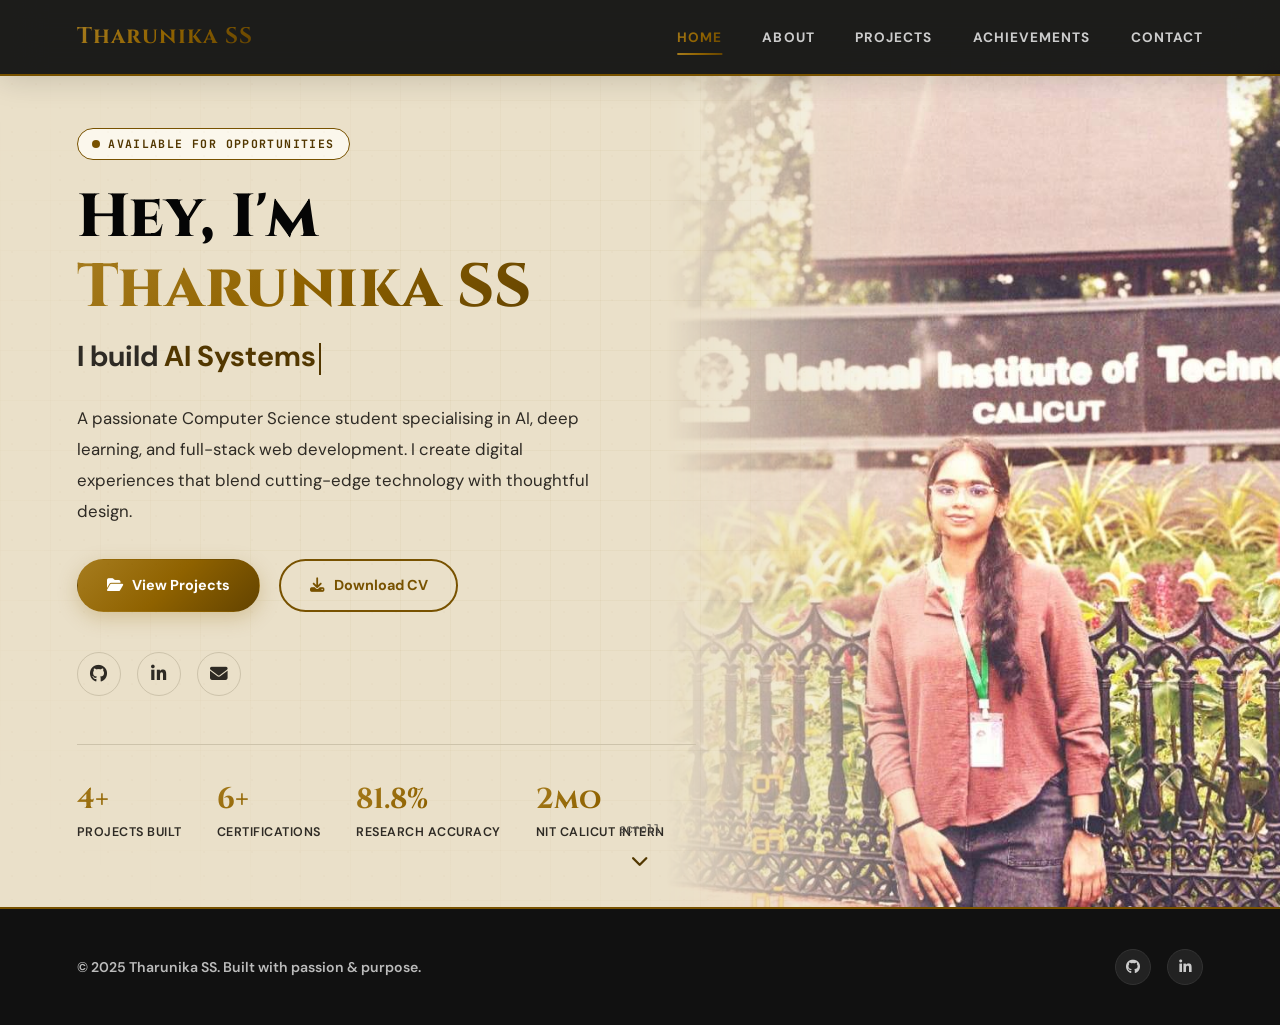
<file: tharunika portfolio/index.html>
<!DOCTYPE html>
<html lang="en">
<head>
  <meta charset="UTF-8"/>
  <meta name="viewport" content="width=device-width, initial-scale=1.0"/>
  <title>Tharunika SS — Portfolio</title>
  <link rel="preconnect" href="https://fonts.googleapis.com">
  <link href="https://fonts.googleapis.com/css2?family=Cinzel:wght@400;600;700;800&family=DM+Sans:ital,wght@0,300;0,400;0,500;0,600;0,700;1,400&family=JetBrains+Mono:wght@400;500&display=swap" rel="stylesheet">
  <link rel="stylesheet" href="https://cdnjs.cloudflare.com/ajax/libs/font-awesome/6.4.0/css/all.min.css"/>
  <link rel="stylesheet" href="style.css"/>
  <style>
    /* Typewriter */
    .typewriter { display: inline-block; color: var(--accent-dark); font-weight: 700; }
    .cursor { display: inline-block; width: 2px; height: 1.1em; background: var(--accent-dark); vertical-align: middle; margin-left: 3px; animation: blink 1s step-end infinite; }
    @keyframes blink { 50% { opacity: 0; } }

    /* Stats bar */
    .stats-row {
      display: flex; gap: 2.2rem; flex-wrap: wrap; margin-top: 3rem;
      padding-top: 2rem; border-top: 1px solid var(--border);
    }
    .stat-item {
      display: flex;
      flex-direction: column;
    }
    .stat-num {
      font-family: var(--font-display);
      font-size: 1.8rem; font-weight: 700;
      background: var(--gold-grad);
      -webkit-background-clip: text; -webkit-text-fill-color: transparent; background-clip: text;
    }
    .stat-label { font-size: 0.78rem; color: var(--text-sub); letter-spacing: 0.04em; text-transform: uppercase; font-weight: 600; }

    /* Scroll indicator */
    .scroll-indicator {
      position: absolute; bottom: 2rem; left: 50%; transform: translateX(-50%);
      display: flex; flex-direction: column; align-items: center; gap: 0.5rem;
      color: var(--text-muted); font-size: 0.75rem; font-family: var(--font-mono);
      animation: float 2.5s ease-in-out infinite;
      z-index: 10;
    }
    .scroll-indicator .arrow { font-size: 1.1rem; color: var(--accent-dark); }
    @keyframes float { 
      0%, 100% { transform: translateX(-50%) translateY(0); } 
      50% { transform: translateX(-50%) translateY(6px); } 
    }
  </style>
</head>
<body>
  <header>
    <div class="logo">Tharunika SS</div>
    <nav>
      <ul class="nav-links">
        <li><a href="index.html" class="active">Home</a></li>
        <li><a href="about.html">About</a></li>
        <li><a href="project.html">Projects</a></li>
        <li><a href="achievement.html">Achievements</a></li>
        <li><a href="contact.html">Contact</a></li>
      </ul>
    </nav>
  </header>

  <section class="hero">
    <div class="hero-grid"></div>

    <div class="hero-content">
      <div class="hero-eyebrow">
        <span></span>
        Available for opportunities
      </div>

      <h1>Hey, I'm <span class="highlight">Tharunika SS</span></h1>
      <h2>I build <span class="typewriter" id="typewriter"></span><span class="cursor"></span></h2>

      <p>
        A passionate Computer Science student specialising in AI, deep learning, and full-stack web development. I create digital experiences that blend cutting-edge technology with thoughtful design.
      </p>

      <div class="hero-actions">
        <a href="project.html" class="btn btn-primary">
          <i class="fas fa-folder-open"></i> View Projects
        </a>
        <a href="resume portfolio.pdf" download class="btn btn-outline">
          <i class="fas fa-download"></i> Download CV
        </a>
      </div>

      <div class="socials">
        <a href="https://github.com/cse253/" target="_blank" class="social-link" title="GitHub">
          <i class="fab fa-github"></i>
        </a>
        <a href="https://www.linkedin.com/in/tharunika-s-s-96475532a" target="_blank" class="social-link" title="LinkedIn">
          <i class="fab fa-linkedin-in"></i>
        </a>
        <a href="mailto:tharunikaa2005@gmail.com" class="social-link" title="Email">
          <i class="fas fa-envelope"></i>
        </a>
      </div>

      <div class="stats-row">
        <div class="stat-item">
          <div class="stat-num">4+</div>
          <div class="stat-label">Projects Built</div>
        </div>
        <div class="stat-item">
          <div class="stat-num">6+</div>
          <div class="stat-label">Certifications</div>
        </div>
        <div class="stat-item">
          <div class="stat-num">81.8%</div>
          <div class="stat-label">Research Accuracy</div>
        </div>
        <div class="stat-item">
          <div class="stat-num">2mo</div>
          <div class="stat-label">NIT Calicut Intern</div>
        </div>
      </div>
    </div>

    <div class="image-container">
      <img src="im.png" alt="Tharunika SS" />
    </div>

    <div class="scroll-indicator">
      <span>scroll</span>
      <span class="arrow"><i class="fas fa-chevron-down"></i></span>
    </div>
  </section>

  <footer>
    <p>© 2025 Tharunika SS. Built with passion & purpose.</p>
    <div class="socials">
      <a href="https://github.com/cse253/" target="_blank" class="social-link" style="width:36px;height:36px;font-size:0.9rem"><i class="fab fa-github"></i></a>
      <a href="https://www.linkedin.com/in/tharunika-s-s-96475532a" target="_blank" class="social-link" style="width:36px;height:36px;font-size:0.9rem"><i class="fab fa-linkedin-in"></i></a>
    </div>
  </footer>

  <script>
    const words = ['AI Systems', 'Web Apps', 'Deep Learning Models', 'Inclusive Tech'];
    let i = 0, j = 0, deleting = false;
    const el = document.getElementById('typewriter');
    function type() {
      const word = words[i];
      if (!deleting) {
        el.textContent = word.slice(0, ++j);
        if (j === word.length) { deleting = true; setTimeout(type, 1500); return; }
      } else {
        el.textContent = word.slice(0, --j);
        if (j === 0) { deleting = false; i = (i+1) % words.length; }
      }
      setTimeout(type, deleting ? 60 : 90);
    }
    type();
  </script>
</body>
</html>
</file>
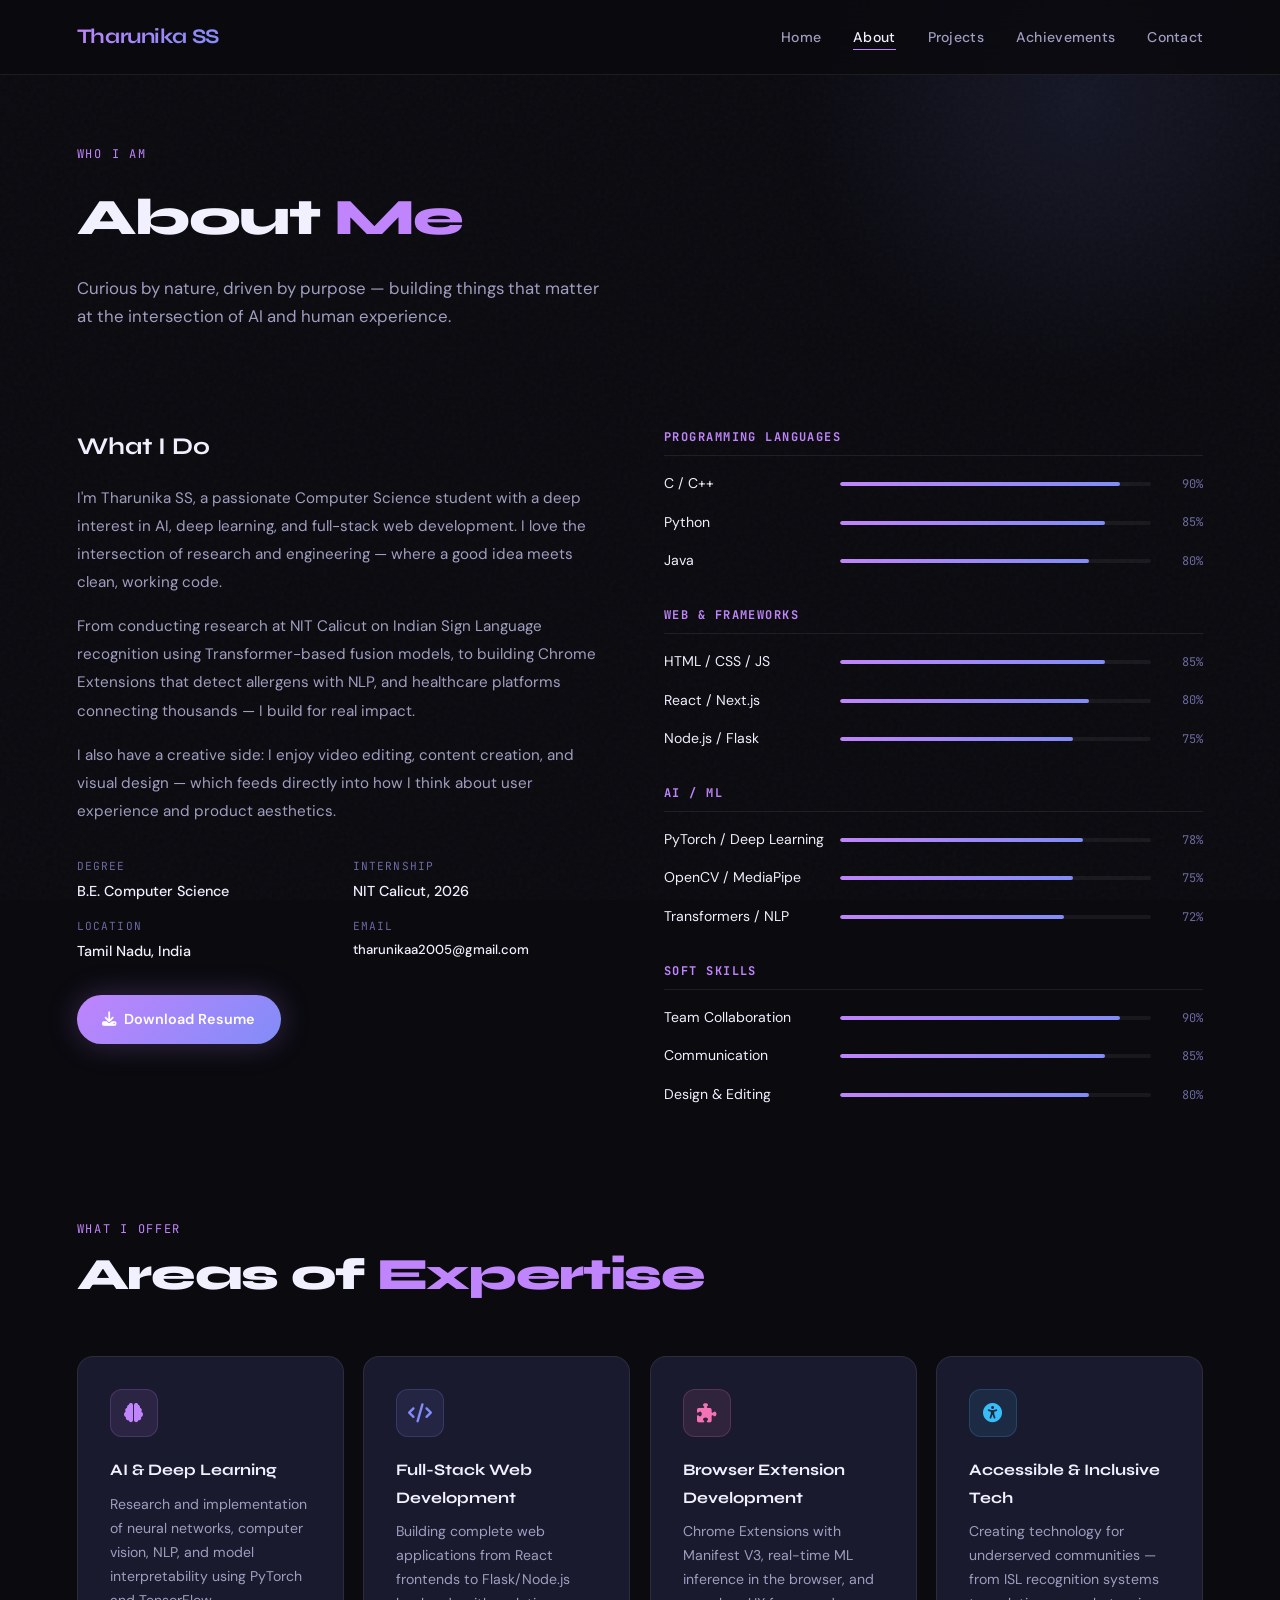
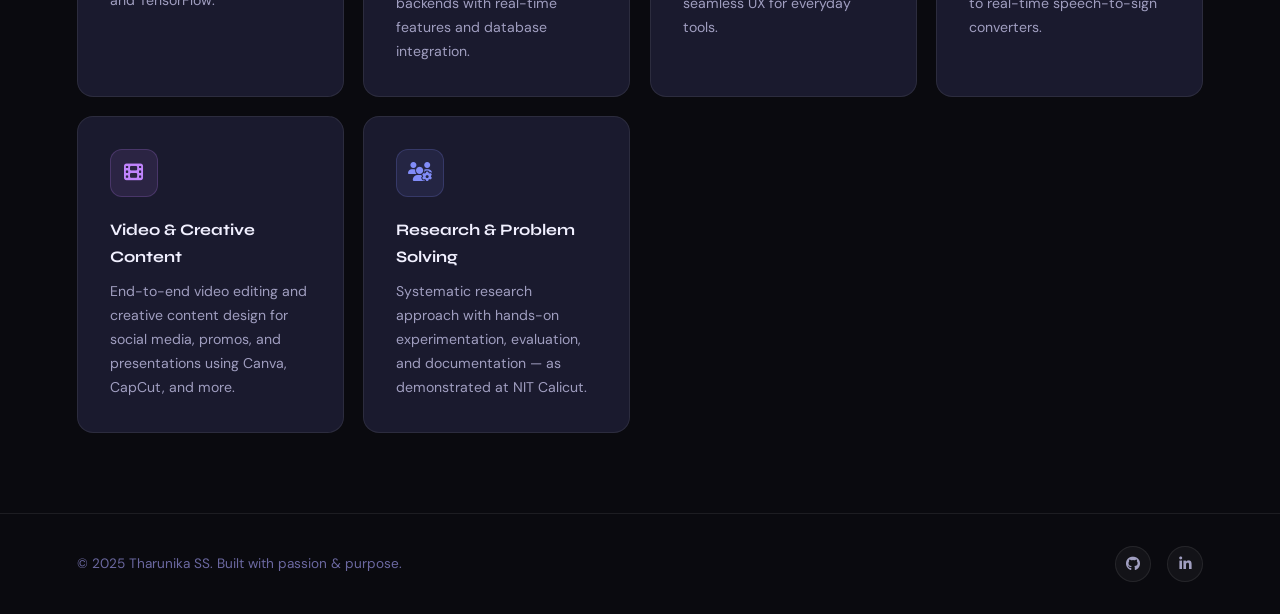
<file: about.html>
<!DOCTYPE html>
<html lang="en">
<head>
  <meta charset="UTF-8"/>
  <meta name="viewport" content="width=device-width, initial-scale=1.0"/>
  <title>About — Tharunika SS</title>
  <link rel="preconnect" href="https://fonts.googleapis.com">
  <link href="https://fonts.googleapis.com/css2?family=Syne:wght@400;600;700;800&family=DM+Sans:ital,wght@0,300;0,400;0,500;0,600;1,400&family=JetBrains+Mono:wght@400;500&display=swap" rel="stylesheet">
  <link rel="stylesheet" href="https://cdnjs.cloudflare.com/ajax/libs/font-awesome/6.4.0/css/all.min.css"/>
  <link rel="stylesheet" href="style.css"/>
  <style>
    .page-hero {
      min-height: 38vh;
      display: flex; align-items: flex-end;
      padding: 9rem 6% 3rem;
      position: relative; overflow: hidden;
    }
    .page-hero::before {
      content:''; position:absolute;
      width:600px; height:600px;
      background: radial-gradient(circle, rgba(129,140,248,0.10), transparent 70%);
      top:-200px; right:-100px; border-radius:50%;
    }
    .page-hero-content { position:relative; z-index:1; }
    .page-hero-content p { color:var(--text-sub); max-width:540px; font-size:1.05rem; margin-top:0.8rem; }

    /* About layout */
    .about-wrap {
      display: grid;
      grid-template-columns: 1fr 1fr;
      gap: 3rem;
      padding: 3rem 6% 5rem;
    }
    @media(max-width:768px){ .about-wrap{grid-template-columns:1fr;} }

    .about-bio h3 {
      font-family: var(--font-display); font-size:1.5rem; font-weight:700;
      margin-bottom:1rem;
    }
    .about-bio p { color:var(--text-sub); line-height:1.85; margin-bottom:1rem; font-size:0.95rem; }

    .info-grid { display:grid; grid-template-columns:1fr 1fr; gap:0.8rem; margin-top:1.5rem; }
    .info-item { display:flex; flex-direction:column; gap:0.2rem; }
    .info-label { font-family:var(--font-mono); font-size:0.7rem; color:var(--text-muted); text-transform:uppercase; letter-spacing:0.1em; }
    .info-value { font-size:0.9rem; font-weight:500; }

    /* Skills column */
    .about-skills {}
    .skill-category { margin-bottom:2rem; }
    .skill-category h4 {
      font-family:var(--font-mono); font-size:0.75rem;
      color:var(--accent); text-transform:uppercase; letter-spacing:0.12em;
      margin-bottom:1rem; padding-bottom:0.5rem;
      border-bottom:1px solid var(--border);
    }
    .skill-row {
      display:flex; align-items:center; gap:1rem;
      margin-bottom:0.9rem;
    }
    .skill-row .skill-name { font-size:0.88rem; min-width:160px; }
    .skill-bar { flex:1; height:4px; background:rgba(255,255,255,0.06); border-radius:2px; overflow:hidden; }
    .skill-fill { height:100%; border-radius:2px; background:linear-gradient(90deg,var(--accent),var(--accent2)); transition:width 1.2s cubic-bezier(.4,0,.2,1); }
    .skill-pct { font-family:var(--font-mono); font-size:0.75rem; color:var(--text-muted); min-width:36px; text-align:right; }

    /* Services */
    .services-section { padding:0 6% 5rem; }
    .services-grid {
      display:grid; grid-template-columns:repeat(auto-fill,minmax(240px,1fr));
      gap:1.2rem; margin-top:2.5rem;
    }
    .service-card {
      background:var(--surface); border:1px solid var(--border);
      border-radius:var(--radius); padding:2rem;
      transition:var(--trans); position:relative; overflow:hidden;
    }
    .service-card::before {
      content:''; position:absolute; top:0;left:0;right:0;height:1px;
      background:linear-gradient(90deg,transparent,var(--accent),transparent);
      opacity:0; transition:var(--trans);
    }
    .service-card:hover { transform:translateY(-4px); border-color:rgba(192,132,252,0.3); }
    .service-card:hover::before { opacity:1; }
    .service-icon {
      width:48px; height:48px; border-radius:12px;
      background:rgba(192,132,252,0.1); border:1px solid rgba(192,132,252,0.2);
      display:flex; align-items:center; justify-content:center;
      font-size:1.2rem; color:var(--accent); margin-bottom:1.2rem;
    }
    .service-card h3 { font-family:var(--font-display); font-size:1rem; font-weight:700; margin-bottom:0.6rem; }
    .service-card p { color:var(--text-sub); font-size:0.88rem; line-height:1.7; }
  </style>
</head>
<body>
  <header>
    <div class="logo">Tharunika SS</div>
    <nav>
      <ul class="nav-links">
        <li><a href="index.html">Home</a></li>
        <li><a href="about.html" class="active">About</a></li>
        <li><a href="project.html">Projects</a></li>
        <li><a href="achievement.html">Achievements</a></li>
        <li><a href="contact.html">Contact</a></li>
      </ul>
    </nav>
  </header>

  <div class="page-hero">
    <div class="page-hero-content">
      <div class="section-eyebrow">Who I am</div>
      <h1 style="font-family:var(--font-display);font-size:clamp(2rem,4vw,3.2rem);font-weight:800;letter-spacing:-0.03em;">
        About <span style="color:var(--accent)">Me</span>
      </h1>
      <p>Curious by nature, driven by purpose — building things that matter at the intersection of AI and human experience.</p>
    </div>
  </div>

  <div class="about-wrap">
    <!-- Left: Bio -->
    <div class="about-bio">
      <h3>What I Do</h3>
      <p>
        I'm Tharunika SS, a passionate Computer Science student with a deep interest in AI, deep learning, and full-stack web development. I love the intersection of research and engineering — where a good idea meets clean, working code.
      </p>
      <p>
        From conducting research at NIT Calicut on Indian Sign Language recognition using Transformer-based fusion models, to building Chrome Extensions that detect allergens with NLP, and healthcare platforms connecting thousands — I build for real impact.
      </p>
      <p>
        I also have a creative side: I enjoy video editing, content creation, and visual design — which feeds directly into how I think about user experience and product aesthetics.
      </p>

      <div class="info-grid" style="margin-top:2rem;">
        <div class="info-item">
          <span class="info-label">Degree</span>
          <span class="info-value">B.E. Computer Science</span>
        </div>
        <div class="info-item">
          <span class="info-label">Internship</span>
          <span class="info-value">NIT Calicut, 2026</span>
        </div>
        <div class="info-item">
          <span class="info-label">Location</span>
          <span class="info-value">Tamil Nadu, India</span>
        </div>
        <div class="info-item">
          <span class="info-label">Email</span>
          <span class="info-value" style="font-size:0.82rem">tharunikaa2005@gmail.com</span>
        </div>
      </div>

      <div style="margin-top:2rem;">
        <a href="resume portfolio.pdf" download class="btn btn-primary" style="display:inline-flex;">
          <i class="fas fa-download"></i> Download Resume
        </a>
      </div>
    </div>

    <!-- Right: Skills -->
    <div class="about-skills" id="skillsContainer">
      <div class="skill-category">
        <h4>Programming Languages</h4>
        <div class="skill-row" data-pct="90">
          <span class="skill-name">C / C++</span>
          <div class="skill-bar"><div class="skill-fill" style="width:0"></div></div>
          <span class="skill-pct">90%</span>
        </div>
        <div class="skill-row" data-pct="85">
          <span class="skill-name">Python</span>
          <div class="skill-bar"><div class="skill-fill" style="width:0"></div></div>
          <span class="skill-pct">85%</span>
        </div>
        <div class="skill-row" data-pct="80">
          <span class="skill-name">Java</span>
          <div class="skill-bar"><div class="skill-fill" style="width:0"></div></div>
          <span class="skill-pct">80%</span>
        </div>
      </div>
      <div class="skill-category">
        <h4>Web & Frameworks</h4>
        <div class="skill-row" data-pct="85">
          <span class="skill-name">HTML / CSS / JS</span>
          <div class="skill-bar"><div class="skill-fill" style="width:0"></div></div>
          <span class="skill-pct">85%</span>
        </div>
        <div class="skill-row" data-pct="80">
          <span class="skill-name">React / Next.js</span>
          <div class="skill-bar"><div class="skill-fill" style="width:0"></div></div>
          <span class="skill-pct">80%</span>
        </div>
        <div class="skill-row" data-pct="75">
          <span class="skill-name">Node.js / Flask</span>
          <div class="skill-bar"><div class="skill-fill" style="width:0"></div></div>
          <span class="skill-pct">75%</span>
        </div>
      </div>
      <div class="skill-category">
        <h4>AI / ML</h4>
        <div class="skill-row" data-pct="78">
          <span class="skill-name">PyTorch / Deep Learning</span>
          <div class="skill-bar"><div class="skill-fill" style="width:0"></div></div>
          <span class="skill-pct">78%</span>
        </div>
        <div class="skill-row" data-pct="75">
          <span class="skill-name">OpenCV / MediaPipe</span>
          <div class="skill-bar"><div class="skill-fill" style="width:0"></div></div>
          <span class="skill-pct">75%</span>
        </div>
        <div class="skill-row" data-pct="72">
          <span class="skill-name">Transformers / NLP</span>
          <div class="skill-bar"><div class="skill-fill" style="width:0"></div></div>
          <span class="skill-pct">72%</span>
        </div>
      </div>
      <div class="skill-category">
        <h4>Soft Skills</h4>
        <div class="skill-row" data-pct="90">
          <span class="skill-name">Team Collaboration</span>
          <div class="skill-bar"><div class="skill-fill" style="width:0"></div></div>
          <span class="skill-pct">90%</span>
        </div>
        <div class="skill-row" data-pct="85">
          <span class="skill-name">Communication</span>
          <div class="skill-bar"><div class="skill-fill" style="width:0"></div></div>
          <span class="skill-pct">85%</span>
        </div>
        <div class="skill-row" data-pct="80">
          <span class="skill-name">Design & Editing</span>
          <div class="skill-bar"><div class="skill-fill" style="width:0"></div></div>
          <span class="skill-pct">80%</span>
        </div>
      </div>
    </div>
  </div>

  <!-- Services -->
  <section class="services-section">
    <div class="section-header">
      <div class="section-eyebrow">What I offer</div>
      <h2>Areas of <span class="accent">Expertise</span></h2>
    </div>
    <div class="services-grid">
      <div class="service-card">
        <div class="service-icon"><i class="fas fa-brain"></i></div>
        <h3>AI & Deep Learning</h3>
        <p>Research and implementation of neural networks, computer vision, NLP, and model interpretability using PyTorch and TensorFlow.</p>
      </div>
      <div class="service-card">
        <div class="service-icon" style="background:rgba(129,140,248,0.1);border-color:rgba(129,140,248,0.2);color:var(--accent2)"><i class="fas fa-code"></i></div>
        <h3>Full-Stack Web Development</h3>
        <p>Building complete web applications from React frontends to Flask/Node.js backends with real-time features and database integration.</p>
      </div>
      <div class="service-card">
        <div class="service-icon" style="background:rgba(244,114,182,0.1);border-color:rgba(244,114,182,0.2);color:var(--accent3)"><i class="fas fa-puzzle-piece"></i></div>
        <h3>Browser Extension Development</h3>
        <p>Chrome Extensions with Manifest V3, real-time ML inference in the browser, and seamless UX for everyday tools.</p>
      </div>
      <div class="service-card">
        <div class="service-icon" style="background:rgba(56,189,248,0.1);border-color:rgba(56,189,248,0.2);color:#38bdf8"><i class="fas fa-universal-access"></i></div>
        <h3>Accessible & Inclusive Tech</h3>
        <p>Creating technology for underserved communities — from ISL recognition systems to real-time speech-to-sign converters.</p>
      </div>
      <div class="service-card">
        <div class="service-icon"><i class="fas fa-film"></i></div>
        <h3>Video & Creative Content</h3>
        <p>End-to-end video editing and creative content design for social media, promos, and presentations using Canva, CapCut, and more.</p>
      </div>
      <div class="service-card">
        <div class="service-icon" style="background:rgba(129,140,248,0.1);border-color:rgba(129,140,248,0.2);color:var(--accent2)"><i class="fas fa-users-cog"></i></div>
        <h3>Research & Problem Solving</h3>
        <p>Systematic research approach with hands-on experimentation, evaluation, and documentation — as demonstrated at NIT Calicut.</p>
      </div>
    </div>
  </section>

  <footer>
    <p>© 2025 Tharunika SS. Built with passion & purpose.</p>
    <div class="socials">
      <a href="https://github.com/cse253/" target="_blank" class="social-link" style="width:36px;height:36px;font-size:0.9rem"><i class="fab fa-github"></i></a>
      <a href="https://www.linkedin.com/in/tharunika-s-s-96475532a" target="_blank" class="social-link" style="width:36px;height:36px;font-size:0.9rem"><i class="fab fa-linkedin-in"></i></a>
    </div>
  </footer>

  <script>
    const observer = new IntersectionObserver((entries) => {
      entries.forEach(entry => {
        if (entry.isIntersecting) {
          entry.target.querySelectorAll('.skill-row').forEach(row => {
            const fill = row.querySelector('.skill-fill');
            fill.style.width = row.dataset.pct + '%';
          });
        }
      });
    }, { threshold: 0.2 });
    observer.observe(document.getElementById('skillsContainer'));
  </script>
</body>
</html>
</file>
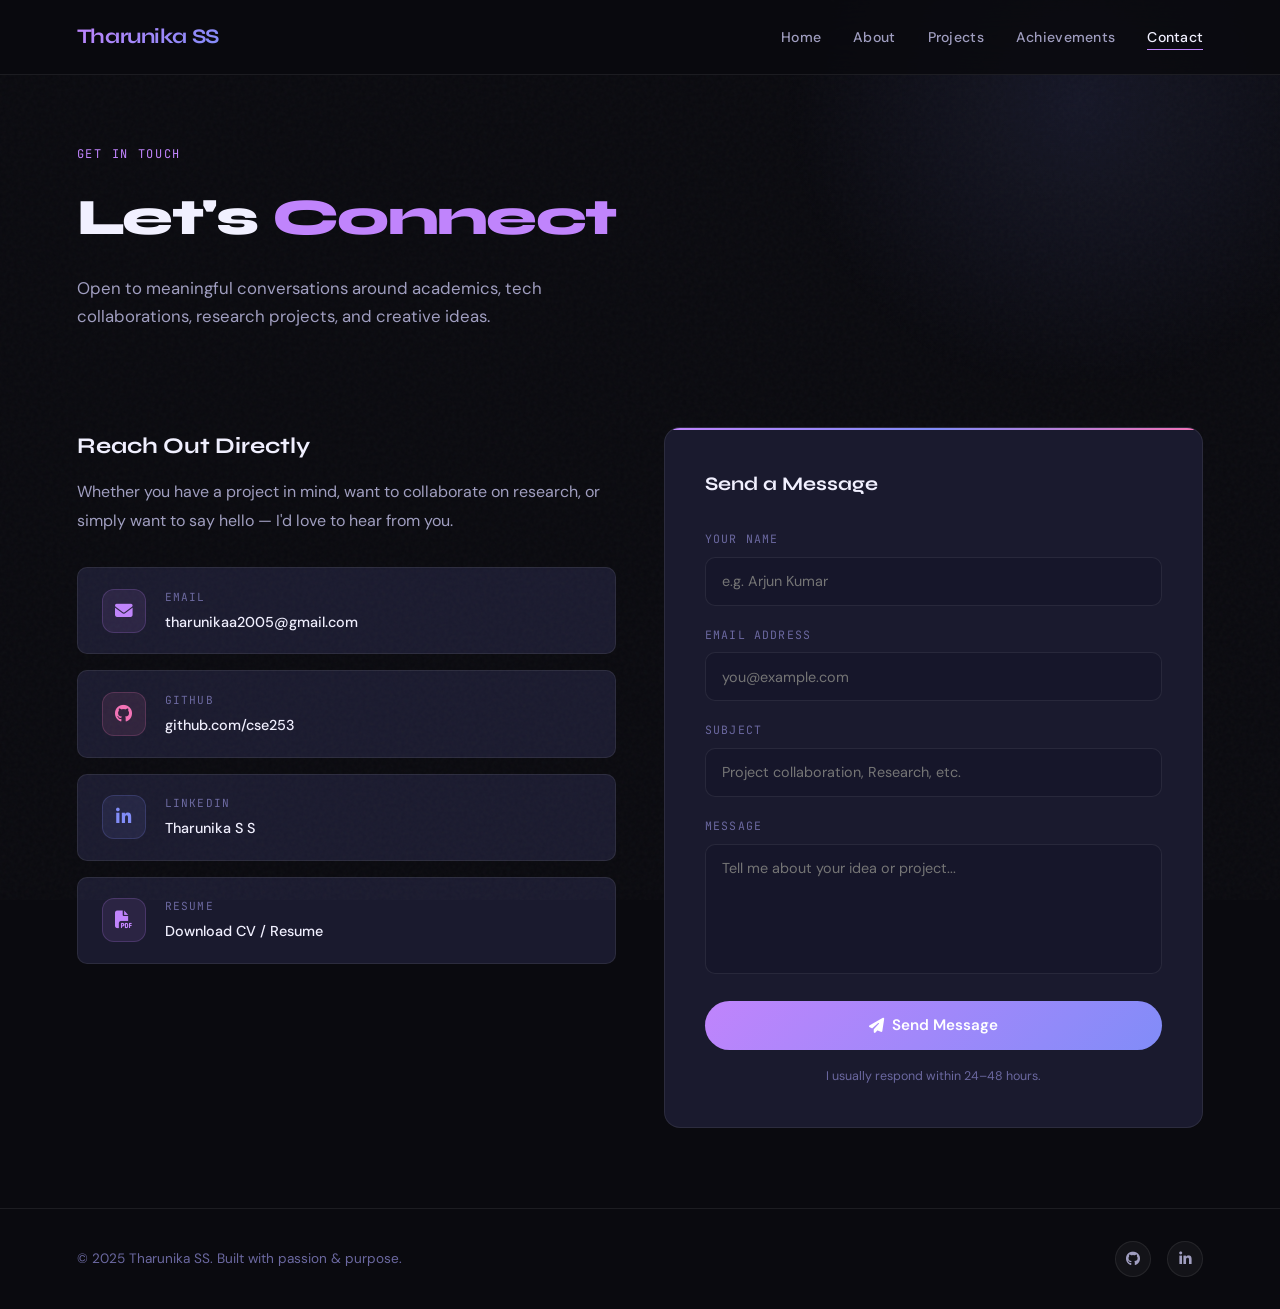
<file: contact.html>
<!DOCTYPE html>
<html lang="en">
<head>
  <meta charset="UTF-8"/>
  <meta name="viewport" content="width=device-width, initial-scale=1.0"/>
  <title>Contact — Tharunika SS</title>
  <link rel="preconnect" href="https://fonts.googleapis.com">
  <link href="https://fonts.googleapis.com/css2?family=Syne:wght@400;600;700;800&family=DM+Sans:ital,wght@0,300;0,400;0,500;0,600;1,400&family=JetBrains+Mono:wght@400;500&display=swap" rel="stylesheet">
  <link rel="stylesheet" href="https://cdnjs.cloudflare.com/ajax/libs/font-awesome/6.4.0/css/all.min.css"/>
  <link rel="stylesheet" href="style.css"/>
  <style>
    .page-hero {
      min-height:38vh; display:flex; align-items:flex-end;
      padding:9rem 6% 3rem; position:relative; overflow:hidden;
    }
    .page-hero::before {
      content:''; position:absolute;
      width:600px; height:600px;
      background:radial-gradient(circle,rgba(129,140,248,0.10),transparent 70%);
      top:-200px; right:-100px; border-radius:50%;
    }
    .page-hero-content { position:relative; z-index:1; }
    .page-hero-content p { color:var(--text-sub); max-width:540px; font-size:1.05rem; margin-top:0.8rem; }

    .contact-wrap {
      display:grid; grid-template-columns:1fr 1fr;
      gap:3rem; padding:3rem 6% 5rem; align-items:start;
    }
    @media(max-width:768px){ .contact-wrap{grid-template-columns:1fr;} }

    /* Contact Info */
    .contact-info h3 {
      font-family:var(--font-display); font-size:1.4rem; font-weight:700;
      margin-bottom:0.8rem;
    }
    .contact-info p { color:var(--text-sub); line-height:1.8; margin-bottom:2rem; }

    .contact-links { display:flex; flex-direction:column; gap:1rem; }
    .contact-link-item {
      display:flex; align-items:center; gap:1.2rem;
      background:var(--surface); border:1px solid var(--border);
      border-radius:var(--radius-sm); padding:1.2rem 1.5rem;
      transition:var(--trans);
    }
    .contact-link-item:hover { border-color:rgba(192,132,252,0.3); transform:translateX(4px); }
    .contact-link-item .ci-icon {
      width:44px; height:44px; flex-shrink:0; border-radius:12px;
      background:rgba(192,132,252,0.1); border:1px solid rgba(192,132,252,0.2);
      display:flex; align-items:center; justify-content:center;
      font-size:1.1rem; color:var(--accent);
    }
    .ci-label { font-family:var(--font-mono); font-size:0.7rem; color:var(--text-muted); text-transform:uppercase; letter-spacing:0.1em; margin-bottom:0.2rem; }
    .ci-value { font-size:0.9rem; font-weight:500; color:var(--text); word-break:break-all; }

    /* Contact Form */
    .contact-form {
      background:var(--surface); border:1px solid var(--border);
      border-radius:var(--radius); padding:2.5rem;
      position:relative; overflow:hidden;
    }
    .contact-form::before {
      content:''; position:absolute; top:0;left:0;right:0;height:2px;
      background:linear-gradient(90deg,var(--accent),var(--accent2),var(--accent3));
    }
    .contact-form h3 {
      font-family:var(--font-display); font-size:1.2rem; font-weight:700;
      margin-bottom:1.8rem;
    }
    .form-group { margin-bottom:1.2rem; }
    .form-group label {
      display:block; font-family:var(--font-mono); font-size:0.72rem;
      color:var(--text-muted); text-transform:uppercase; letter-spacing:0.1em;
      margin-bottom:0.5rem;
    }
    .form-group input,
    .form-group textarea {
      width:100%; background:var(--bg3); border:1px solid var(--border);
      border-radius:10px; padding:0.9rem 1rem;
      color:var(--text); font-family:var(--font-body); font-size:0.9rem;
      outline:none; transition:var(--trans);
      resize:none;
    }
    .form-group input:focus,
    .form-group textarea:focus { border-color:var(--accent); box-shadow:0 0 0 3px rgba(192,132,252,0.12); }
    .form-group textarea { min-height:130px; }

    .form-submit {
      width:100%; padding:0.9rem;
      background:linear-gradient(135deg,var(--accent),var(--accent2));
      border:none; border-radius:100px;
      color:#fff; font-family:var(--font-body); font-size:0.95rem; font-weight:600;
      cursor:pointer; transition:var(--trans);
      display:flex; align-items:center; justify-content:center; gap:0.5rem;
    }
    .form-submit:hover { transform:translateY(-2px); box-shadow:0 12px 36px var(--glow); }

    .form-note { text-align:center; font-size:0.78rem; color:var(--text-muted); margin-top:1rem; }
  </style>
</head>
<body>
  <header>
    <div class="logo">Tharunika SS</div>
    <nav>
      <ul class="nav-links">
        <li><a href="index.html">Home</a></li>
        <li><a href="about.html">About</a></li>
        <li><a href="project.html">Projects</a></li>
        <li><a href="achievement.html">Achievements</a></li>
        <li><a href="contact.html" class="active">Contact</a></li>
      </ul>
    </nav>
  </header>

  <div class="page-hero">
    <div class="page-hero-content">
      <div class="section-eyebrow">Get in touch</div>
      <h1 style="font-family:var(--font-display);font-size:clamp(2rem,4vw,3.2rem);font-weight:800;letter-spacing:-0.03em;">
        Let's <span style="color:var(--accent)">Connect</span>
      </h1>
      <p>Open to meaningful conversations around academics, tech collaborations, research projects, and creative ideas.</p>
    </div>
  </div>

  <div class="contact-wrap">
    <!-- Info -->
    <div class="contact-info">
      <h3>Reach Out Directly</h3>
      <p>
        Whether you have a project in mind, want to collaborate on research, or simply want to say hello — I'd love to hear from you.
      </p>

      <div class="contact-links">
        <a href="mailto:tharunikaa2005@gmail.com" class="contact-link-item">
          <div class="ci-icon"><i class="fas fa-envelope"></i></div>
          <div>
            <div class="ci-label">Email</div>
            <div class="ci-value">tharunikaa2005@gmail.com</div>
          </div>
        </a>
        <a href="https://github.com/cse253/" target="_blank" class="contact-link-item">
          <div class="ci-icon" style="background:rgba(244,114,182,0.1);border-color:rgba(244,114,182,0.2);color:var(--accent3)"><i class="fab fa-github"></i></div>
          <div>
            <div class="ci-label">GitHub</div>
            <div class="ci-value">github.com/cse253</div>
          </div>
        </a>
        <a href="https://www.linkedin.com/in/tharunika-s-s-96475532a" target="_blank" class="contact-link-item">
          <div class="ci-icon" style="background:rgba(129,140,248,0.1);border-color:rgba(129,140,248,0.2);color:var(--accent2)"><i class="fab fa-linkedin-in"></i></div>
          <div>
            <div class="ci-label">LinkedIn</div>
            <div class="ci-value">Tharunika S S</div>
          </div>
        </a>
        <a href="resume portfolio.pdf" download class="contact-link-item">
          <div class="ci-icon"><i class="fas fa-file-pdf"></i></div>
          <div>
            <div class="ci-label">Resume</div>
            <div class="ci-value">Download CV / Resume</div>
          </div>
        </a>
      </div>
    </div>

    <!-- Form -->
    <div class="contact-form">
      <h3>Send a Message</h3>
      <div class="form-group">
        <label>Your Name</label>
        <input type="text" placeholder="e.g. Arjun Kumar"/>
      </div>
      <div class="form-group">
        <label>Email Address</label>
        <input type="email" placeholder="you@example.com"/>
      </div>
      <div class="form-group">
        <label>Subject</label>
        <input type="text" placeholder="Project collaboration, Research, etc."/>
      </div>
      <div class="form-group">
        <label>Message</label>
        <textarea placeholder="Tell me about your idea or project..."></textarea>
      </div>
      <button class="form-submit" onclick="handleSubmit(this)">
        <i class="fas fa-paper-plane"></i> Send Message
      </button>
      <p class="form-note">I usually respond within 24–48 hours.</p>
    </div>
  </div>

  <footer>
    <p>© 2025 Tharunika SS. Built with passion & purpose.</p>
    <div class="socials">
      <a href="https://github.com/cse253/" target="_blank" class="social-link" style="width:36px;height:36px;font-size:0.9rem"><i class="fab fa-github"></i></a>
      <a href="https://www.linkedin.com/in/tharunika-s-s-96475532a" target="_blank" class="social-link" style="width:36px;height:36px;font-size:0.9rem"><i class="fab fa-linkedin-in"></i></a>
    </div>
  </footer>

  <script>
    function handleSubmit(btn) {
      btn.innerHTML = '<i class="fas fa-check"></i> Message Sent!';
      btn.style.background = 'linear-gradient(135deg,#4ade80,#22c55e)';
      setTimeout(() => {
        btn.innerHTML = '<i class="fas fa-paper-plane"></i> Send Message';
        btn.style.background = '';
      }, 3000);
    }
  </script>
</body>
</html>
</file>
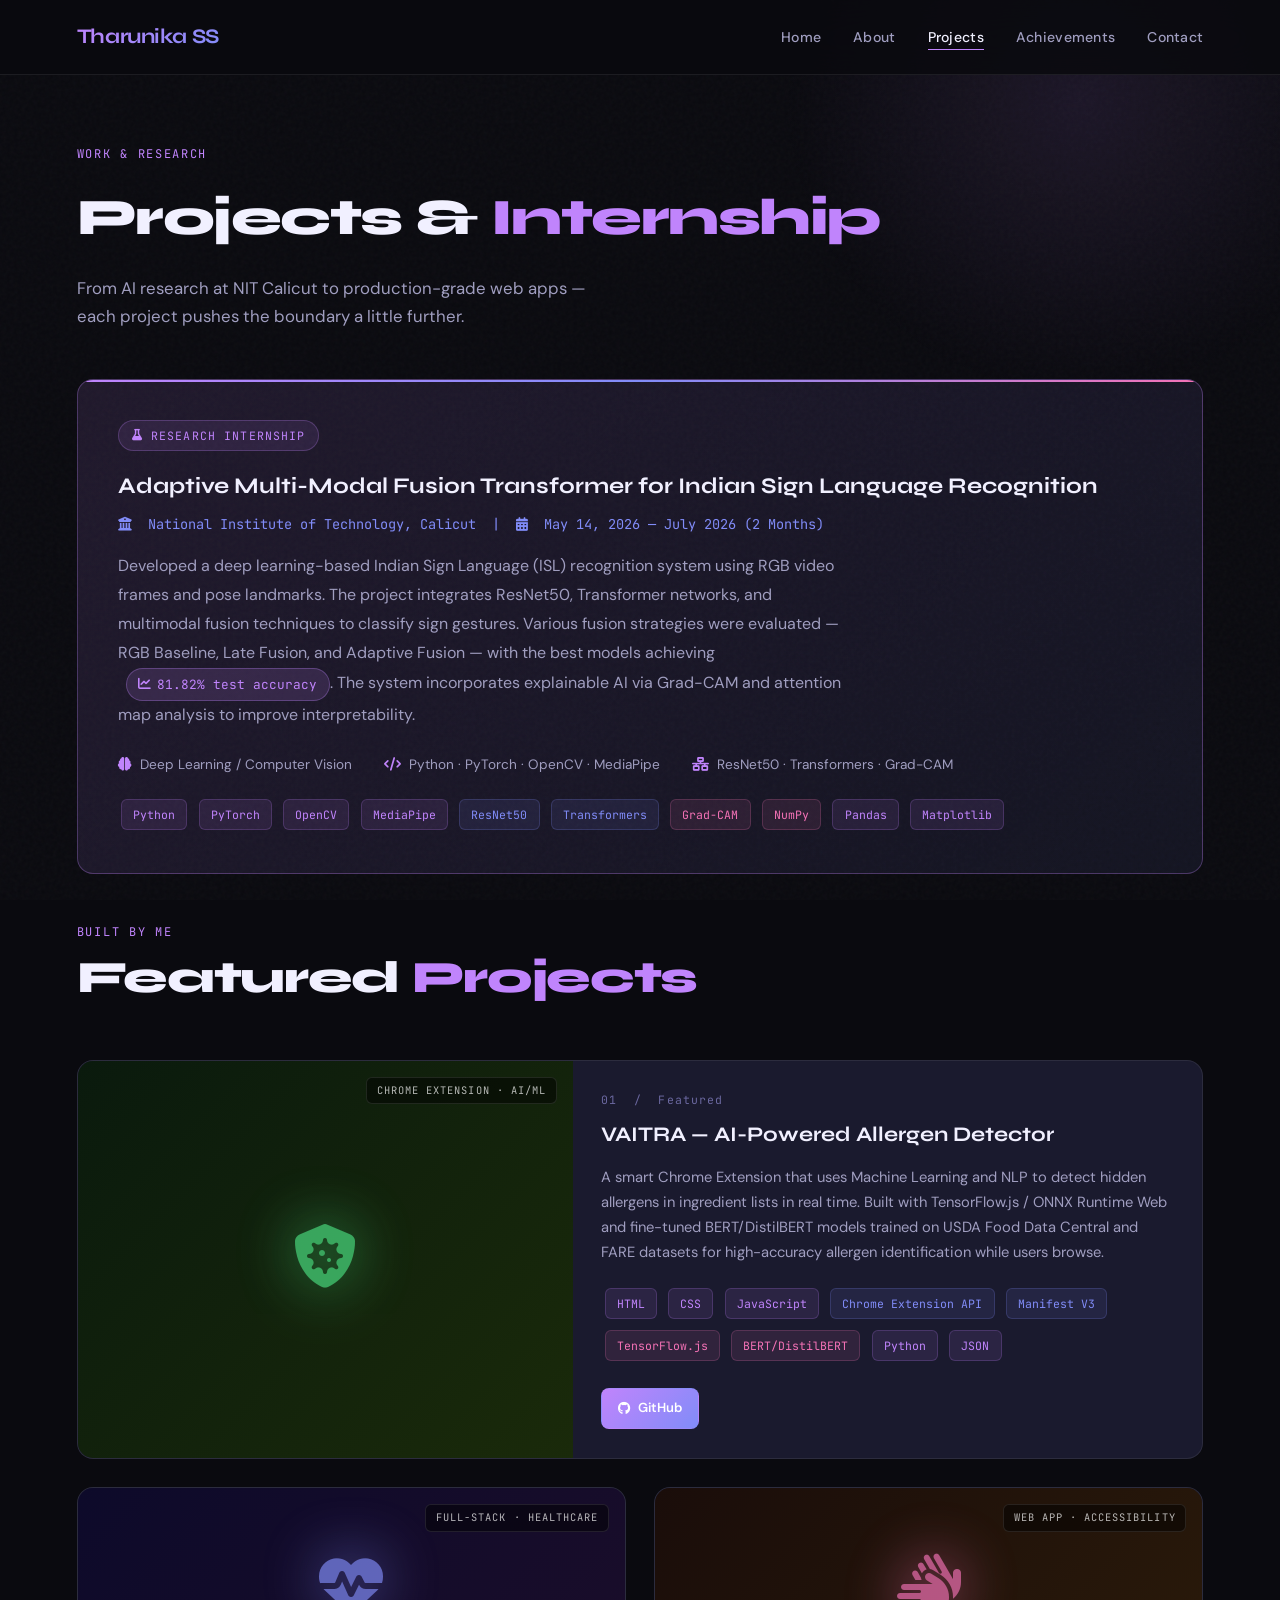
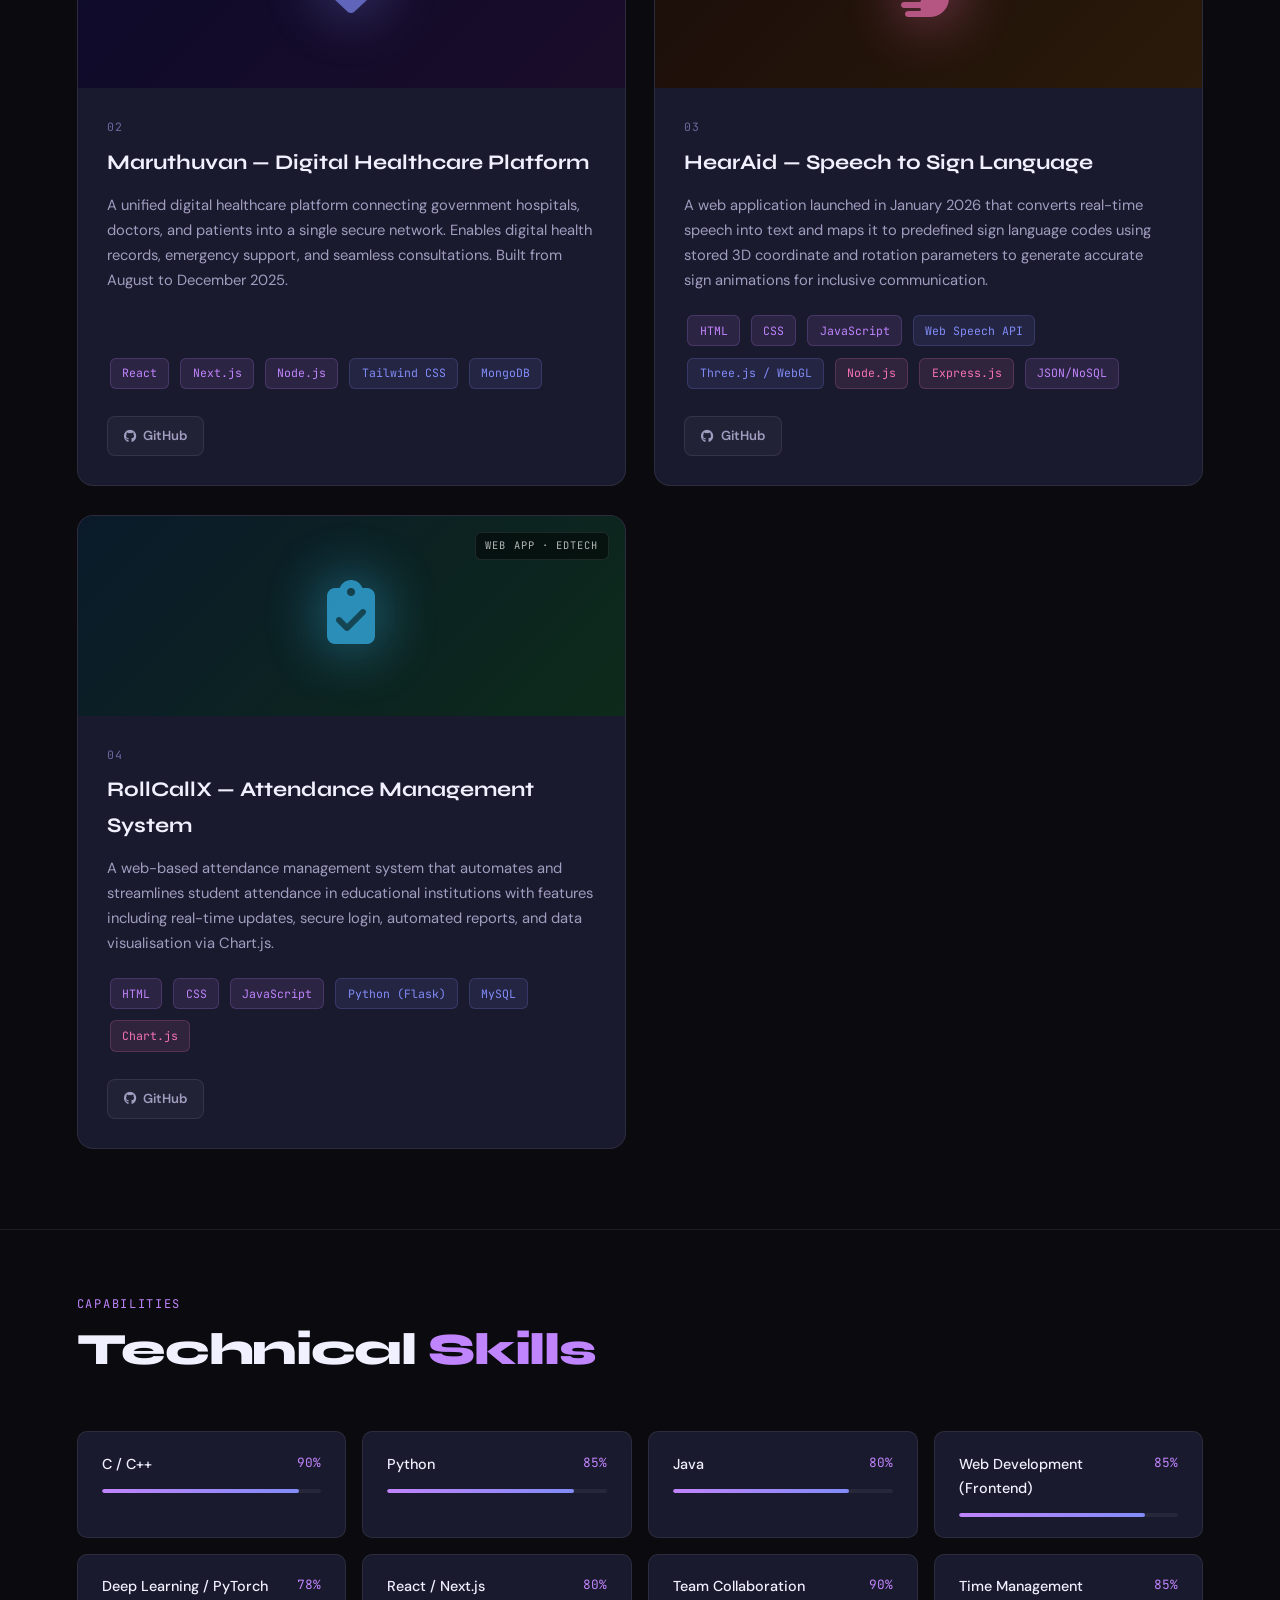
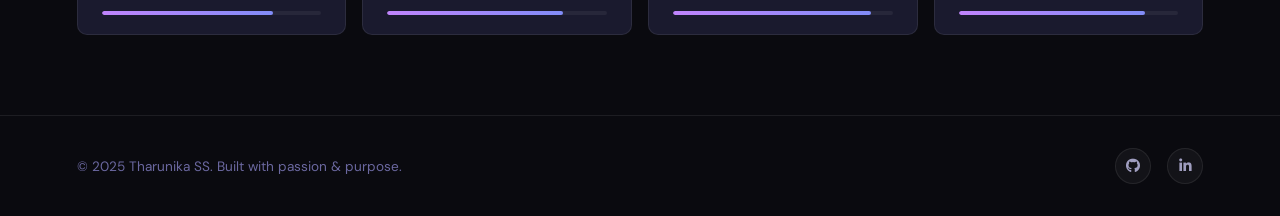
<file: project.html>
<!DOCTYPE html>
<html lang="en">
<head>
  <meta charset="UTF-8"/>
  <meta name="viewport" content="width=device-width, initial-scale=1.0"/>
  <title>Projects — Tharunika SS</title>
  <link rel="preconnect" href="https://fonts.googleapis.com">
  <link href="https://fonts.googleapis.com/css2?family=Syne:wght@400;600;700;800&family=DM+Sans:ital,wght@0,300;0,400;0,500;0,600;1,400&family=JetBrains+Mono:wght@400;500&display=swap" rel="stylesheet">
  <link rel="stylesheet" href="https://cdnjs.cloudflare.com/ajax/libs/font-awesome/6.4.0/css/all.min.css"/>
  <link rel="stylesheet" href="style.css"/>
  <style>
    /* Page hero */
    .page-hero {
      min-height: 38vh;
      display: flex;
      align-items: flex-end;
      padding: 9rem 6% 3rem;
      position: relative;
      overflow: hidden;
    }
    .page-hero::before {
      content: '';
      position: absolute;
      width: 600px; height: 600px;
      background: radial-gradient(circle, rgba(192,132,252,0.10), transparent 70%);
      top: -200px; right: -100px;
      border-radius: 50%;
    }
    .page-hero-content { position: relative; z-index: 1; }
    .page-hero-content p {
      color: var(--text-sub); max-width: 540px;
      font-size: 1.05rem; margin-top: 0.8rem;
    }

    /* Internship Banner */
    .internship-banner {
      margin: 0 6% 3rem;
      padding: 2.5rem;
      background: linear-gradient(135deg, rgba(192,132,252,0.12), rgba(129,140,248,0.08));
      border: 1px solid rgba(192,132,252,0.3);
      border-radius: var(--radius);
      position: relative;
      overflow: hidden;
    }
    .internship-banner::before {
      content: '';
      position: absolute;
      top: 0; left: 0; right: 0; height: 2px;
      background: linear-gradient(90deg, var(--accent), var(--accent2), var(--accent3));
    }
    .internship-badge {
      display: inline-flex; align-items: center; gap: 0.5rem;
      font-family: var(--font-mono); font-size: 0.72rem;
      color: var(--accent); letter-spacing: 0.1em; text-transform: uppercase;
      background: rgba(192,132,252,0.1); border: 1px solid rgba(192,132,252,0.25);
      padding: 0.3rem 0.8rem; border-radius: 100px; margin-bottom: 1rem;
    }
    .internship-banner h3 {
      font-family: var(--font-display);
      font-size: 1.4rem; font-weight: 700;
      margin-bottom: 0.5rem;
    }
    .internship-banner .org {
      font-family: var(--font-mono); font-size: 0.85rem;
      color: var(--accent2); margin-bottom: 1rem;
    }
    .internship-banner p { color: var(--text-sub); line-height: 1.8; max-width: 740px; }
    .internship-meta {
      display: flex; gap: 2rem; margin-top: 1.5rem; flex-wrap: wrap;
    }
    .meta-item {
      display: flex; align-items: center; gap: 0.5rem;
      font-size: 0.85rem; color: var(--text-sub);
    }
    .meta-item i { color: var(--accent); }
    .accuracy-pill {
      display: inline-flex; align-items: center; gap: 0.4rem;
      background: rgba(192,132,252,0.15); border: 1px solid rgba(192,132,252,0.3);
      color: var(--accent); font-family: var(--font-mono); font-size: 0.8rem;
      padding: 0.25rem 0.7rem; border-radius: 100px; margin-left: 0.5rem;
    }

    /* Projects Grid */
    .projects-section { padding: 0 6% 5rem; }
    .projects-grid {
      display: grid;
      grid-template-columns: repeat(auto-fill, minmax(360px, 1fr));
      gap: 1.8rem;
    }

    /* Project Card */
    .project-card {
      background: var(--surface);
      border: 1px solid var(--border);
      border-radius: var(--radius);
      overflow: hidden;
      transition: var(--trans);
      display: flex; flex-direction: column;
      position: relative;
    }
    .project-card::before {
      content: '';
      position: absolute; top: 0; left: 0; right: 0; height: 1px;
      background: linear-gradient(90deg, transparent, var(--accent), transparent);
      opacity: 0; transition: var(--trans);
    }
    .project-card:hover { transform: translateY(-6px); border-color: rgba(192,132,252,0.3); box-shadow: 0 24px 64px rgba(0,0,0,0.5); }
    .project-card:hover::before { opacity: 1; }

    .project-card.featured {
      grid-column: 1 / -1;
      flex-direction: row;
    }
    .project-card.featured .project-visual { flex: 0 0 44%; min-height: 280px; }
    .project-card.featured .project-body { flex: 1; }

    .project-visual {
      min-height: 200px;
      display: flex; align-items: center; justify-content: center;
      position: relative; overflow: hidden;
    }
    .pv-isl { background: linear-gradient(135deg, #1a0a2e, #0d1a3a); }
    .pv-vaitra { background: linear-gradient(135deg, #0a1a0d, #1a2a0a); }
    .pv-maruthuvan { background: linear-gradient(135deg, #0d0a2a, #1a0d2a); }
    .pv-hearaid { background: linear-gradient(135deg, #1a0d0a, #2a1a0a); }
    .pv-rollcallx { background: linear-gradient(135deg, #0a1a2a, #0d2a1a); }

    .pv-icon {
      font-size: 4rem;
      opacity: 0.7;
      filter: drop-shadow(0 0 30px currentColor);
    }
    .pv-isl .pv-icon { color: var(--accent); }
    .pv-vaitra .pv-icon { color: #4ade80; }
    .pv-maruthuvan .pv-icon { color: var(--accent2); }
    .pv-hearaid .pv-icon { color: var(--accent3); }
    .pv-rollcallx .pv-icon { color: #38bdf8; }

    .project-type-label {
      position: absolute; top: 1rem; right: 1rem;
      font-family: var(--font-mono); font-size: 0.65rem;
      text-transform: uppercase; letter-spacing: 0.1em;
      padding: 0.25rem 0.6rem; border-radius: 6px;
      background: rgba(0,0,0,0.5); border: 1px solid rgba(255,255,255,0.1);
      color: rgba(255,255,255,0.7);
    }

    .project-body { padding: 1.8rem; flex: 1; display: flex; flex-direction: column; }
    .project-number {
      font-family: var(--font-mono); font-size: 0.72rem;
      color: var(--text-muted); margin-bottom: 0.5rem;
      letter-spacing: 0.1em;
    }
    .project-body h3 {
      font-family: var(--font-display);
      font-size: 1.3rem; font-weight: 700;
      margin-bottom: 0.8rem;
    }
    .project-body p { color: var(--text-sub); font-size: 0.92rem; line-height: 1.7; flex: 1; margin-bottom: 1.2rem; }
    .project-tags { display: flex; flex-wrap: wrap; gap: 0.3rem; margin-bottom: 1.5rem; }
    .project-links { display: flex; gap: 0.8rem; }
    .proj-link {
      display: inline-flex; align-items: center; gap: 0.4rem;
      font-size: 0.82rem; font-weight: 600;
      padding: 0.5rem 1rem; border-radius: 8px;
      border: 1px solid var(--border);
      color: var(--text-sub); background: var(--glass);
      transition: var(--trans);
    }
    .proj-link:hover { border-color: var(--accent); color: var(--accent); }
    .proj-link.primary-link {
      background: linear-gradient(135deg, var(--accent), var(--accent2));
      border-color: transparent; color: #fff;
    }
    .proj-link.primary-link:hover { transform: translateY(-1px); box-shadow: 0 8px 24px var(--glow); }

    /* Skills Section */
    .skills-section {
      padding: 4rem 6% 5rem;
      border-top: 1px solid var(--border);
    }
    .skills-grid {
      display: grid;
      grid-template-columns: repeat(auto-fill, minmax(240px, 1fr));
      gap: 1rem; margin-top: 2.5rem;
    }
    .skill-item {
      background: var(--surface);
      border: 1px solid var(--border);
      border-radius: var(--radius-sm);
      padding: 1.2rem 1.5rem;
    }
    .skill-header { display: flex; justify-content: space-between; margin-bottom: 0.8rem; }
    .skill-name { font-size: 0.9rem; font-weight: 500; }
    .skill-pct { font-family: var(--font-mono); font-size: 0.8rem; color: var(--accent); }
    .skill-bar { height: 4px; background: rgba(255,255,255,0.06); border-radius: 2px; overflow: hidden; }
    .skill-fill {
      height: 100%; border-radius: 2px;
      background: linear-gradient(90deg, var(--accent), var(--accent2));
      transition: width 1.2s cubic-bezier(0.4,0,0.2,1);
    }

    @media (max-width: 768px) {
      .project-card.featured { flex-direction: column; }
      .projects-grid { grid-template-columns: 1fr; }
    }
  </style>
</head>
<body>
  <header>
    <div class="logo">Tharunika SS</div>
    <nav>
      <ul class="nav-links">
        <li><a href="index.html">Home</a></li>
        <li><a href="about.html">About</a></li>
        <li><a href="project.html" class="active">Projects</a></li>
        <li><a href="achievement.html">Achievements</a></li>
        <li><a href="contact.html">Contact</a></li>
      </ul>
    </nav>
  </header>

  <!-- Page Hero -->
  <div class="page-hero">
    <div class="page-hero-content">
      <div class="section-eyebrow">Work & Research</div>
      <h1 style="font-family:var(--font-display);font-size:clamp(2rem,4vw,3.2rem);font-weight:800;letter-spacing:-0.03em;">
        Projects & <span style="color:var(--accent)">Internship</span>
      </h1>
      <p>From AI research at NIT Calicut to production-grade web apps — each project pushes the boundary a little further.</p>
    </div>
  </div>

  <!-- ===== INTERNSHIP BANNER ===== -->
  <div class="internship-banner">
    <div class="internship-badge"><i class="fas fa-flask"></i> Research Internship</div>
    <h3>Adaptive Multi-Modal Fusion Transformer for Indian Sign Language Recognition</h3>
    <div class="org">
      <i class="fas fa-university"></i> &nbsp;National Institute of Technology, Calicut &nbsp;|&nbsp;
      <i class="fas fa-calendar-alt"></i> &nbsp;May 14, 2026 — July 2026 (2 Months)
    </div>
    <p>
      Developed a deep learning-based Indian Sign Language (ISL) recognition system using RGB video frames and pose landmarks. The project integrates ResNet50, Transformer networks, and multimodal fusion techniques to classify sign gestures. Various fusion strategies were evaluated — RGB Baseline, Late Fusion, and Adaptive Fusion — with the best models achieving
      <span class="accuracy-pill"><i class="fas fa-chart-line"></i> 81.82% test accuracy</span>.
      The system incorporates explainable AI via Grad-CAM and attention map analysis to improve interpretability.
    </p>
    <div class="internship-meta">
      <div class="meta-item"><i class="fas fa-brain"></i> Deep Learning / Computer Vision</div>
      <div class="meta-item"><i class="fas fa-code"></i> Python · PyTorch · OpenCV · MediaPipe</div>
      <div class="meta-item"><i class="fas fa-network-wired"></i> ResNet50 · Transformers · Grad-CAM</div>
    </div>
    <div style="margin-top:1.2rem;display:flex;flex-wrap:wrap;gap:0.3rem;">
      <span class="tag">Python</span><span class="tag">PyTorch</span><span class="tag">OpenCV</span>
      <span class="tag">MediaPipe</span><span class="tag blue">ResNet50</span><span class="tag blue">Transformers</span>
      <span class="tag pink">Grad-CAM</span><span class="tag pink">NumPy</span><span class="tag">Pandas</span><span class="tag">Matplotlib</span>
    </div>
  </div>

  <!-- ===== PROJECTS ===== -->
  <section class="projects-section">
    <div class="section-header">
      <div class="section-eyebrow">Built by me</div>
      <h2>Featured <span class="accent">Projects</span></h2>
    </div>

    <div class="projects-grid">

      <!-- VAITRA — Featured -->
      <div class="project-card featured">
        <div class="project-visual pv-vaitra">
          <div class="pv-icon"><i class="fas fa-shield-virus"></i></div>
          <span class="project-type-label">Chrome Extension · AI/ML</span>
        </div>
        <div class="project-body">
          <div class="project-number">01 &nbsp;/&nbsp; Featured</div>
          <h3>VAITRA — AI-Powered Allergen Detector</h3>
          <p>
            A smart Chrome Extension that uses Machine Learning and NLP to detect hidden allergens in ingredient lists in real time. Built with TensorFlow.js / ONNX Runtime Web and fine-tuned BERT/DistilBERT models trained on USDA Food Data Central and FARE datasets for high-accuracy allergen identification while users browse.
          </p>
          <div class="project-tags">
            <span class="tag">HTML</span><span class="tag">CSS</span><span class="tag">JavaScript</span>
            <span class="tag blue">Chrome Extension API</span><span class="tag blue">Manifest V3</span>
            <span class="tag pink">TensorFlow.js</span><span class="tag pink">BERT/DistilBERT</span>
            <span class="tag">Python</span><span class="tag">JSON</span>
          </div>
          <div class="project-links">
            <a href="https://github.com/cse253/" target="_blank" class="proj-link primary-link"><i class="fab fa-github"></i> GitHub</a>
          </div>
        </div>
      </div>

      <!-- MARUTHUVAN -->
      <div class="project-card">
        <div class="project-visual pv-maruthuvan">
          <div class="pv-icon"><i class="fas fa-heartbeat"></i></div>
          <span class="project-type-label">Full-Stack · Healthcare</span>
        </div>
        <div class="project-body">
          <div class="project-number">02</div>
          <h3>Maruthuvan — Digital Healthcare Platform</h3>
          <p>
            A unified digital healthcare platform connecting government hospitals, doctors, and patients into a single secure network. Enables digital health records, emergency support, and seamless consultations. Built from August to December 2025.
          </p>
          <div class="project-tags">
            <span class="tag">React</span><span class="tag">Next.js</span><span class="tag">Node.js</span>
            <span class="tag blue">Tailwind CSS</span><span class="tag blue">MongoDB</span>
          </div>
          <div class="project-links">
            <a href="https://github.com/cse253/" target="_blank" class="proj-link"><i class="fab fa-github"></i> GitHub</a>
          </div>
        </div>
      </div>

      <!-- HEARAID -->
      <div class="project-card">
        <div class="project-visual pv-hearaid">
          <div class="pv-icon"><i class="fas fa-hands"></i></div>
          <span class="project-type-label">Web App · Accessibility</span>
        </div>
        <div class="project-body">
          <div class="project-number">03</div>
          <h3>HearAid — Speech to Sign Language</h3>
          <p>
            A web application launched in January 2026 that converts real-time speech into text and maps it to predefined sign language codes using stored 3D coordinate and rotation parameters to generate accurate sign animations for inclusive communication.
          </p>
          <div class="project-tags">
            <span class="tag">HTML</span><span class="tag">CSS</span><span class="tag">JavaScript</span>
            <span class="tag blue">Web Speech API</span><span class="tag blue">Three.js / WebGL</span>
            <span class="tag pink">Node.js</span><span class="tag pink">Express.js</span>
            <span class="tag">JSON/NoSQL</span>
          </div>
          <div class="project-links">
            <a href="https://github.com/cse253/" target="_blank" class="proj-link"><i class="fab fa-github"></i> GitHub</a>
          </div>
        </div>
      </div>

      <!-- ROLLCALLX -->
      <div class="project-card">
        <div class="project-visual pv-rollcallx">
          <div class="pv-icon"><i class="fas fa-clipboard-check"></i></div>
          <span class="project-type-label">Web App · EdTech</span>
        </div>
        <div class="project-body">
          <div class="project-number">04</div>
          <h3>RollCallX — Attendance Management System</h3>
          <p>
            A web-based attendance management system that automates and streamlines student attendance in educational institutions with features including real-time updates, secure login, automated reports, and data visualisation via Chart.js.
          </p>
          <div class="project-tags">
            <span class="tag">HTML</span><span class="tag">CSS</span><span class="tag">JavaScript</span>
            <span class="tag blue">Python (Flask)</span><span class="tag blue">MySQL</span>
            <span class="tag pink">Chart.js</span>
          </div>
          <div class="project-links">
            <a href="https://github.com/cse253/" target="_blank" class="proj-link"><i class="fab fa-github"></i> GitHub</a>
          </div>
        </div>
      </div>

    </div>
  </section>

  <!-- ===== SKILLS ===== -->
  <section class="skills-section">
    <div class="section-header">
      <div class="section-eyebrow">Capabilities</div>
      <h2>Technical <span class="accent">Skills</span></h2>
    </div>
    <div class="skills-grid" id="skillsGrid">
      <div class="skill-item" data-pct="90">
        <div class="skill-header"><span class="skill-name">C / C++</span><span class="skill-pct">90%</span></div>
        <div class="skill-bar"><div class="skill-fill" style="width:0"></div></div>
      </div>
      <div class="skill-item" data-pct="85">
        <div class="skill-header"><span class="skill-name">Python</span><span class="skill-pct">85%</span></div>
        <div class="skill-bar"><div class="skill-fill" style="width:0"></div></div>
      </div>
      <div class="skill-item" data-pct="80">
        <div class="skill-header"><span class="skill-name">Java</span><span class="skill-pct">80%</span></div>
        <div class="skill-bar"><div class="skill-fill" style="width:0"></div></div>
      </div>
      <div class="skill-item" data-pct="85">
        <div class="skill-header"><span class="skill-name">Web Development (Frontend)</span><span class="skill-pct">85%</span></div>
        <div class="skill-bar"><div class="skill-fill" style="width:0"></div></div>
      </div>
      <div class="skill-item" data-pct="78">
        <div class="skill-header"><span class="skill-name">Deep Learning / PyTorch</span><span class="skill-pct">78%</span></div>
        <div class="skill-bar"><div class="skill-fill" style="width:0"></div></div>
      </div>
      <div class="skill-item" data-pct="80">
        <div class="skill-header"><span class="skill-name">React / Next.js</span><span class="skill-pct">80%</span></div>
        <div class="skill-bar"><div class="skill-fill" style="width:0"></div></div>
      </div>
      <div class="skill-item" data-pct="90">
        <div class="skill-header"><span class="skill-name">Team Collaboration</span><span class="skill-pct">90%</span></div>
        <div class="skill-bar"><div class="skill-fill" style="width:0"></div></div>
      </div>
      <div class="skill-item" data-pct="85">
        <div class="skill-header"><span class="skill-name">Time Management</span><span class="skill-pct">85%</span></div>
        <div class="skill-bar"><div class="skill-fill" style="width:0"></div></div>
      </div>
    </div>
  </section>

  <footer>
    <p>© 2025 Tharunika SS. Built with passion & purpose.</p>
    <div class="socials">
      <a href="https://github.com/cse253/" target="_blank" class="social-link" style="width:36px;height:36px;font-size:0.9rem"><i class="fab fa-github"></i></a>
      <a href="https://www.linkedin.com/in/tharunika-s-s-96475532a" target="_blank" class="social-link" style="width:36px;height:36px;font-size:0.9rem"><i class="fab fa-linkedin-in"></i></a>
    </div>
  </footer>

  <script>
    // Animate skill bars on scroll
    const observer = new IntersectionObserver((entries) => {
      entries.forEach(entry => {
        if (entry.isIntersecting) {
          const fills = entry.target.querySelectorAll('.skill-fill');
          fills.forEach(fill => {
            const pct = fill.closest('.skill-item').dataset.pct;
            fill.style.width = pct + '%';
          });
        }
      });
    }, { threshold: 0.3 });
    document.getElementById('skillsGrid').querySelectorAll('.skill-item').forEach(el => observer.observe(el));
  </script>
</body>
</html>
</file>
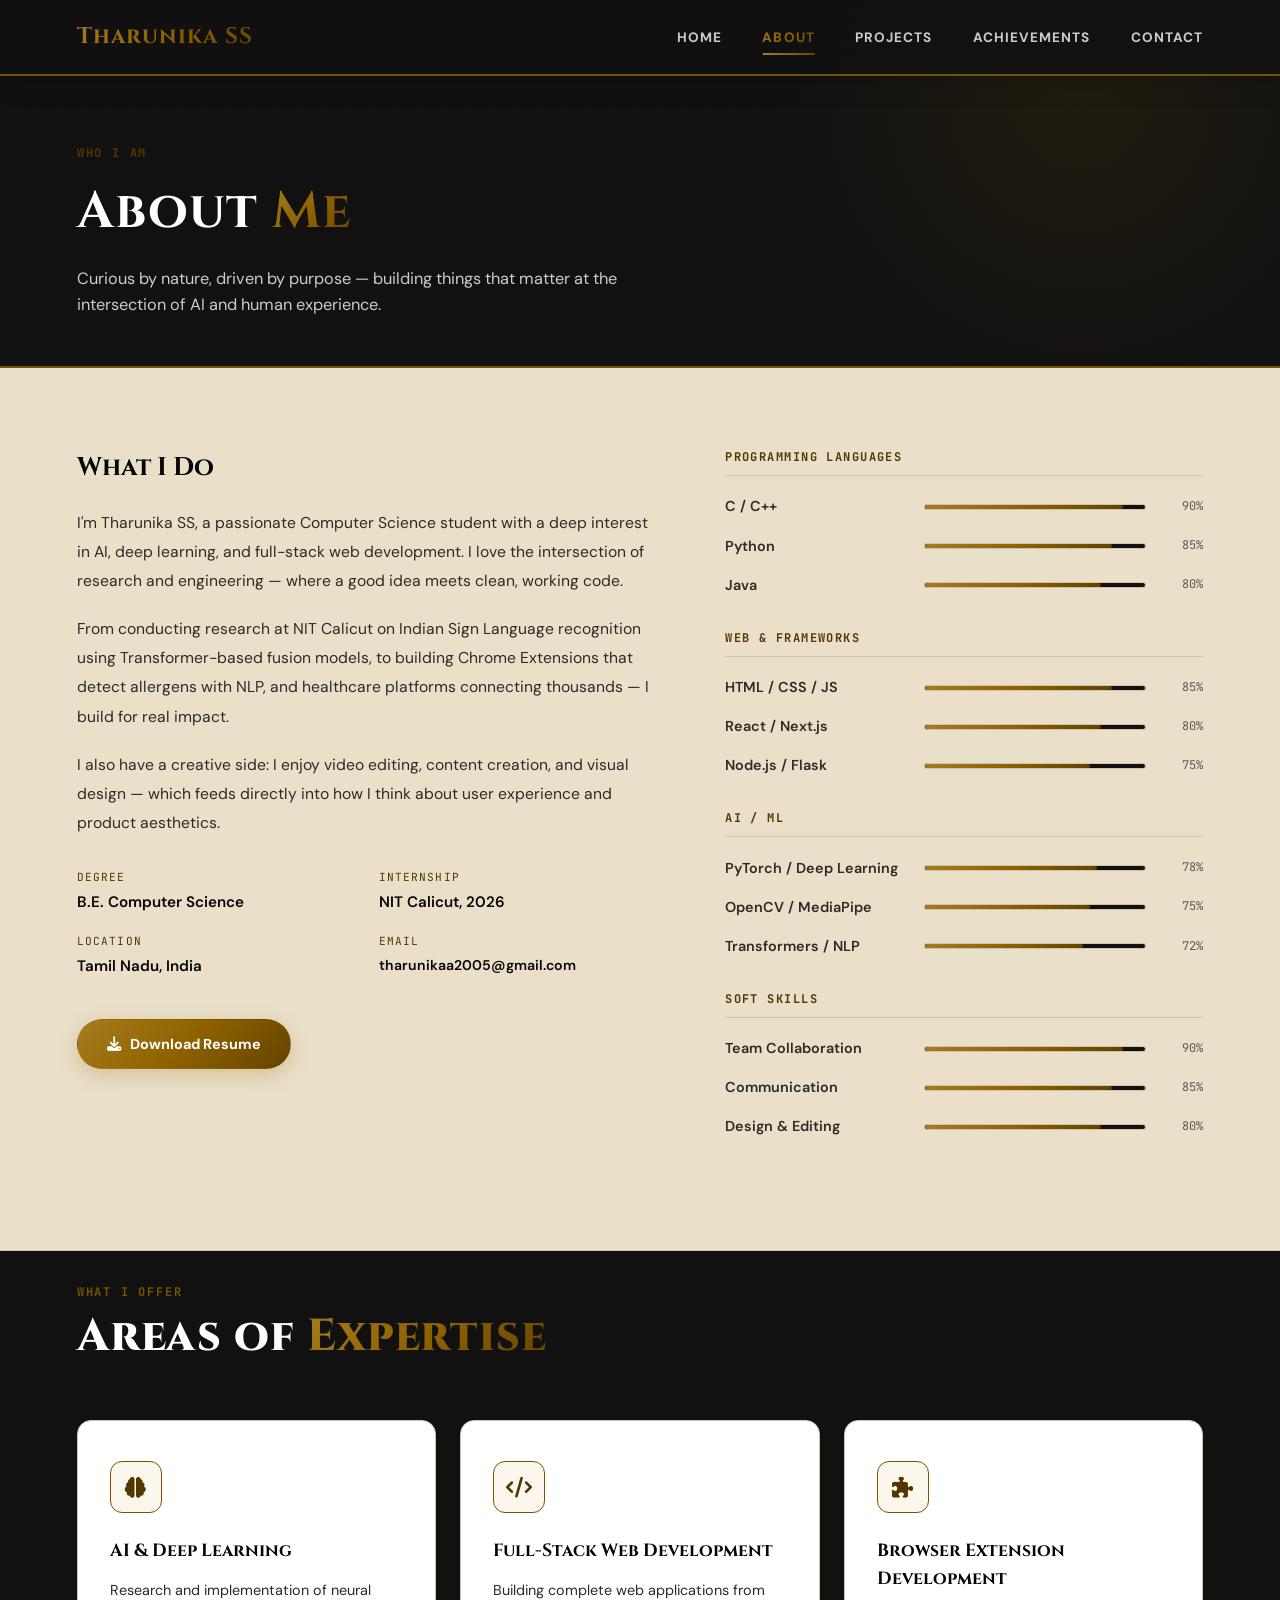
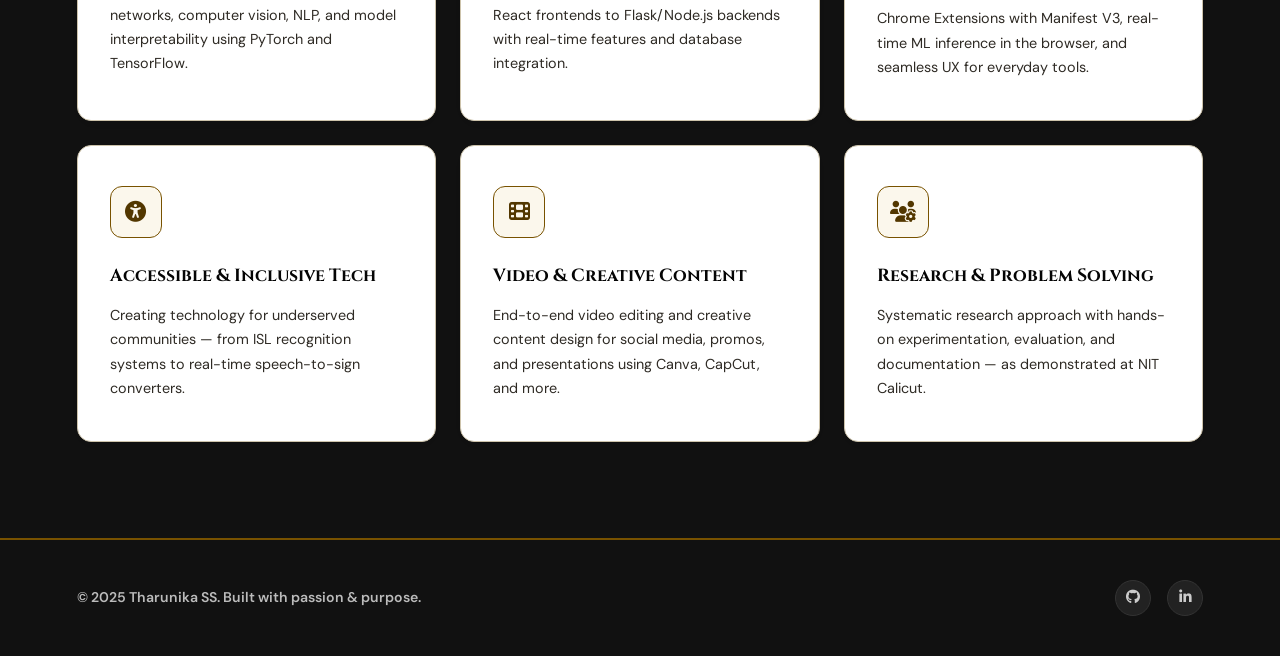
<file: tharunika portfolio/about.html>
<!DOCTYPE html>
<html lang="en">
<head>
  <meta charset="UTF-8"/>
  <meta name="viewport" content="width=device-width, initial-scale=1.0"/>
  <title>About — Tharunika SS</title>
  <link rel="preconnect" href="https://fonts.googleapis.com">
  <link href="https://fonts.googleapis.com/css2?family=Cinzel:wght@400;600;700;800&family=DM+Sans:ital,wght@0,300;0,400;0,500;0,600;0,700;1,400&family=JetBrains+Mono:wght@400;500&display=swap" rel="stylesheet">
  <link rel="stylesheet" href="https://cdnjs.cloudflare.com/ajax/libs/font-awesome/6.4.0/css/all.min.css"/>
  <link rel="stylesheet" href="style.css"/>
  <style>
    .page-hero {
      min-height: 38vh;
      display: flex; align-items: flex-end;
      padding: 9rem 6% 3rem;
      position: relative; overflow: hidden;
      border-bottom: 2px solid var(--accent);
      background: var(--bg3);
    }
    .page-hero::before {
      content:''; position:absolute;
      width:600px; height:600px;
      background: radial-gradient(circle, rgba(143,98,0,0.12), transparent 70%);
      top:-200px; right:-100px; border-radius:50%;
    }
    .page-hero-content { position:relative; z-index:1; }
    .page-hero-content h1 { color: var(--text-light) !important; }
    .page-hero-content p { color:#cccccc; max-width:540px; font-size:1.02rem; margin-top:0.8rem; }

    /* About layout */
    .about-wrap {
      display: grid;
      grid-template-columns: 1.1fr 0.9fr;
      gap: 4rem;
      padding: 5rem 6% 5rem;
    }
    @media(max-width:768px){ .about-wrap{grid-template-columns:1fr; gap: 3rem;} }

    .about-bio h3 {
      font-family: var(--font-display); font-size:1.6rem; font-weight:700;
      margin-bottom:1.2rem;
      color: var(--text);
    }
    .about-bio p { color:var(--text-sub); line-height:1.85; margin-bottom:1.2rem; font-size:0.98rem; }

    .info-grid { display:grid; grid-template-columns:1fr 1fr; gap:1.2rem; margin-top:2rem; }
    .info-item { display:flex; flex-direction:column; gap:0.2rem; }
    .info-label { font-family:var(--font-mono); font-size:0.7rem; color:var(--accent-dark); text-transform:uppercase; letter-spacing:0.1em; }
    .info-value { font-size:0.95rem; font-weight:600; color: var(--text); }

    /* Skills column */
    .skill-category { margin-bottom:2rem; }
    .skill-category h4 {
      font-family:var(--font-mono); font-size:0.75rem;
      color:var(--accent-dark); text-transform:uppercase; letter-spacing:0.12em;
      margin-bottom:1.2rem; padding-bottom:0.5rem;
      border-bottom:1px solid var(--border);
    }
    .skill-row {
      display:flex; align-items:center; gap:1.2rem;
      margin-bottom:1rem;
    }
    .skill-row .skill-name { font-size:0.9rem; font-weight: 600; min-width:180px; color: var(--text-sub); }
    .skill-bar { flex:1; height:6px; background:var(--bg3); border-radius:3px; overflow:hidden; border: 1px solid var(--border); }
    .skill-fill { height:100%; border-radius:3px; background:var(--gold-grad); transition:width 1.5s cubic-bezier(.16,1,.3,1); }
    .skill-pct { font-family:var(--font-mono); font-size:0.75rem; color:var(--text-muted); min-width:38px; text-align:right; }

    /* Services */
    .services-section { padding:2rem 6% 6rem; background: var(--bg3); border-top: 1px solid var(--border); }
    .services-grid {
      display:grid; grid-template-columns:repeat(auto-fill,minmax(280px,1fr));
      gap:1.5rem; margin-top:3rem;
    }
    .service-card {
      background:var(--bg2); border:1px solid var(--border);
      border-radius:var(--radius); padding:2.5rem 2rem;
      transition:var(--trans); position:relative; overflow:hidden;
      box-shadow: 0 4px 20px rgba(0,0,0,0.01);
    }
    .service-card::before {
      content:''; position:absolute; top:0;left:0;right:0;height:2px;
      background:var(--gold-grad);
      opacity:0; transition:var(--trans);
    }
    .service-card:hover { transform:translateY(-6px); border-color:var(--accent); box-shadow: 0 16px 36px var(--gold-glow-subtle); }
    .service-card:hover::before { opacity:1; }
    
    .service-icon {
      width:52px; height:52px; border-radius:12px;
      background:var(--accent-light); border:1px solid var(--accent);
      display:flex; align-items:center; justify-content:center;
      font-size:1.3rem; color:var(--accent-dark); margin-bottom:1.5rem;
      transition: var(--trans);
    }
    .service-card:hover .service-icon {
      transform: scale(1.08) rotate(4deg);
      background: var(--gold-grad);
      color: #fff;
      border-color: transparent;
    }
    .service-card h3 { font-family:var(--font-display); font-size:1.1rem; font-weight:700; margin-bottom:0.8rem; color: var(--text); }
    .service-card p { color:var(--text-sub); font-size:0.9rem; line-height:1.7; }
  </style>
</head>
<body>
  <header>
    <div class="logo">Tharunika SS</div>
    <nav>
      <ul class="nav-links">
        <li><a href="index.html">Home</a></li>
        <li><a href="about.html" class="active">About</a></li>
        <li><a href="project.html">Projects</a></li>
        <li><a href="achievement.html">Achievements</a></li>
        <li><a href="contact.html">Contact</a></li>
      </ul>
    </nav>
  </header>

  <div class="page-hero">
    <div class="page-hero-content">
      <div class="section-eyebrow">Who I am</div>
      <h1 style="font-family:var(--font-display);font-size:clamp(2rem,4vw,3.2rem);font-weight:700;letter-spacing:0.02em;">
        About <span style="background:var(--gold-grad);-webkit-background-clip:text;-webkit-text-fill-color:transparent;background-clip:text;">Me</span>
      </h1>
      <p>Curious by nature, driven by purpose — building things that matter at the intersection of AI and human experience.</p>
    </div>
  </div>

  <div class="about-wrap">
    <!-- Left: Bio -->
    <div class="about-bio">
      <h3>What I Do</h3>
      <p>
        I'm Tharunika SS, a passionate Computer Science student with a deep interest in AI, deep learning, and full-stack web development. I love the intersection of research and engineering — where a good idea meets clean, working code.
      </p>
      <p>
        From conducting research at NIT Calicut on Indian Sign Language recognition using Transformer-based fusion models, to building Chrome Extensions that detect allergens with NLP, and healthcare platforms connecting thousands — I build for real impact.
      </p>
      <p>
        I also have a creative side: I enjoy video editing, content creation, and visual design — which feeds directly into how I think about user experience and product aesthetics.
      </p>

      <div class="info-grid">
        <div class="info-item">
          <span class="info-label">Degree</span>
          <span class="info-value">B.E. Computer Science</span>
        </div>
        <div class="info-item">
          <span class="info-label">Internship</span>
          <span class="info-value">NIT Calicut, 2026</span>
        </div>
        <div class="info-item">
          <span class="info-label">Location</span>
          <span class="info-value">Tamil Nadu, India</span>
        </div>
        <div class="info-item">
          <span class="info-label">Email</span>
          <span class="info-value" style="font-size:0.88rem">tharunikaa2005@gmail.com</span>
        </div>
      </div>

      <div style="margin-top:2.5rem;">
        <a href="resume portfolio.pdf" download class="btn btn-primary">
          <i class="fas fa-download"></i> Download Resume
        </a>
      </div>
    </div>

    <!-- Right: Skills -->
    <div class="about-skills" id="skillsContainer">
      <div class="skill-category">
        <h4>Programming Languages</h4>
        <div class="skill-row" data-pct="90">
          <span class="skill-name">C / C++</span>
          <div class="skill-bar"><div class="skill-fill" style="width:0"></div></div>
          <span class="skill-pct">90%</span>
        </div>
        <div class="skill-row" data-pct="85">
          <span class="skill-name">Python</span>
          <div class="skill-bar"><div class="skill-fill" style="width:0"></div></div>
          <span class="skill-pct">85%</span>
        </div>
        <div class="skill-row" data-pct="80">
          <span class="skill-name">Java</span>
          <div class="skill-bar"><div class="skill-fill" style="width:0"></div></div>
          <span class="skill-pct">80%</span>
        </div>
      </div>
      <div class="skill-category">
        <h4>Web & Frameworks</h4>
        <div class="skill-row" data-pct="85">
          <span class="skill-name">HTML / CSS / JS</span>
          <div class="skill-bar"><div class="skill-fill" style="width:0"></div></div>
          <span class="skill-pct">85%</span>
        </div>
        <div class="skill-row" data-pct="80">
          <span class="skill-name">React / Next.js</span>
          <div class="skill-bar"><div class="skill-fill" style="width:0"></div></div>
          <span class="skill-pct">80%</span>
        </div>
        <div class="skill-row" data-pct="75">
          <span class="skill-name">Node.js / Flask</span>
          <div class="skill-bar"><div class="skill-fill" style="width:0"></div></div>
          <span class="skill-pct">75%</span>
        </div>
      </div>
      <div class="skill-category">
        <h4>AI / ML</h4>
        <div class="skill-row" data-pct="78">
          <span class="skill-name">PyTorch / Deep Learning</span>
          <div class="skill-bar"><div class="skill-fill" style="width:0"></div></div>
          <span class="skill-pct">78%</span>
        </div>
        <div class="skill-row" data-pct="75">
          <span class="skill-name">OpenCV / MediaPipe</span>
          <div class="skill-bar"><div class="skill-fill" style="width:0"></div></div>
          <span class="skill-pct">75%</span>
        </div>
        <div class="skill-row" data-pct="72">
          <span class="skill-name">Transformers / NLP</span>
          <div class="skill-bar"><div class="skill-fill" style="width:0"></div></div>
          <span class="skill-pct">72%</span>
        </div>
      </div>
      <div class="skill-category">
        <h4>Soft Skills</h4>
        <div class="skill-row" data-pct="90">
          <span class="skill-name">Team Collaboration</span>
          <div class="skill-bar"><div class="skill-fill" style="width:0"></div></div>
          <span class="skill-pct">90%</span>
        </div>
        <div class="skill-row" data-pct="85">
          <span class="skill-name">Communication</span>
          <div class="skill-bar"><div class="skill-fill" style="width:0"></div></div>
          <span class="skill-pct">85%</span>
        </div>
        <div class="skill-row" data-pct="80">
          <span class="skill-name">Design & Editing</span>
          <div class="skill-bar"><div class="skill-fill" style="width:0"></div></div>
          <span class="skill-pct">80%</span>
        </div>
      </div>
    </div>
  </div>

  <!-- Services -->
  <section class="services-section">
    <div class="section-header">
      <div class="section-eyebrow">What I offer</div>
      <h2>Areas of <span class="accent">Expertise</span></h2>
    </div>
    <div class="services-grid">
      <div class="service-card">
        <div class="service-icon"><i class="fas fa-brain"></i></div>
        <h3>AI & Deep Learning</h3>
        <p>Research and implementation of neural networks, computer vision, NLP, and model interpretability using PyTorch and TensorFlow.</p>
      </div>
      <div class="service-card">
        <div class="service-icon"><i class="fas fa-code"></i></div>
        <h3>Full-Stack Web Development</h3>
        <p>Building complete web applications from React frontends to Flask/Node.js backends with real-time features and database integration.</p>
      </div>
      <div class="service-card">
        <div class="service-icon"><i class="fas fa-puzzle-piece"></i></div>
        <h3>Browser Extension Development</h3>
        <p>Chrome Extensions with Manifest V3, real-time ML inference in the browser, and seamless UX for everyday tools.</p>
      </div>
      <div class="service-card">
        <div class="service-icon"><i class="fas fa-universal-access"></i></div>
        <h3>Accessible & Inclusive Tech</h3>
        <p>Creating technology for underserved communities — from ISL recognition systems to real-time speech-to-sign converters.</p>
      </div>
      <div class="service-card">
        <div class="service-icon"><i class="fas fa-film"></i></div>
        <h3>Video & Creative Content</h3>
        <p>End-to-end video editing and creative content design for social media, promos, and presentations using Canva, CapCut, and more.</p>
      </div>
      <div class="service-card">
        <div class="service-icon"><i class="fas fa-users-cog"></i></div>
        <h3>Research & Problem Solving</h3>
        <p>Systematic research approach with hands-on experimentation, evaluation, and documentation — as demonstrated at NIT Calicut.</p>
      </div>
    </div>
  </section>

  <footer>
    <p>© 2025 Tharunika SS. Built with passion & purpose.</p>
    <div class="socials">
      <a href="https://github.com/cse253/" target="_blank" class="social-link" style="width:36px;height:36px;font-size:0.9rem"><i class="fab fa-github"></i></a>
      <a href="https://www.linkedin.com/in/tharunika-s-s-96475532a" target="_blank" class="social-link" style="width:36px;height:36px;font-size:0.9rem"><i class="fab fa-linkedin-in"></i></a>
    </div>
  </footer>

  <script>
    const observer = new IntersectionObserver((entries) => {
      entries.forEach(entry => {
        if (entry.isIntersecting) {
          entry.target.querySelectorAll('.skill-row').forEach(row => {
            const fill = row.querySelector('.skill-fill');
            fill.style.width = row.dataset.pct + '%';
          });
        }
      });
    }, { threshold: 0.1 });
    observer.observe(document.getElementById('skillsContainer'));
  </script>
</body>
</html>
</file>
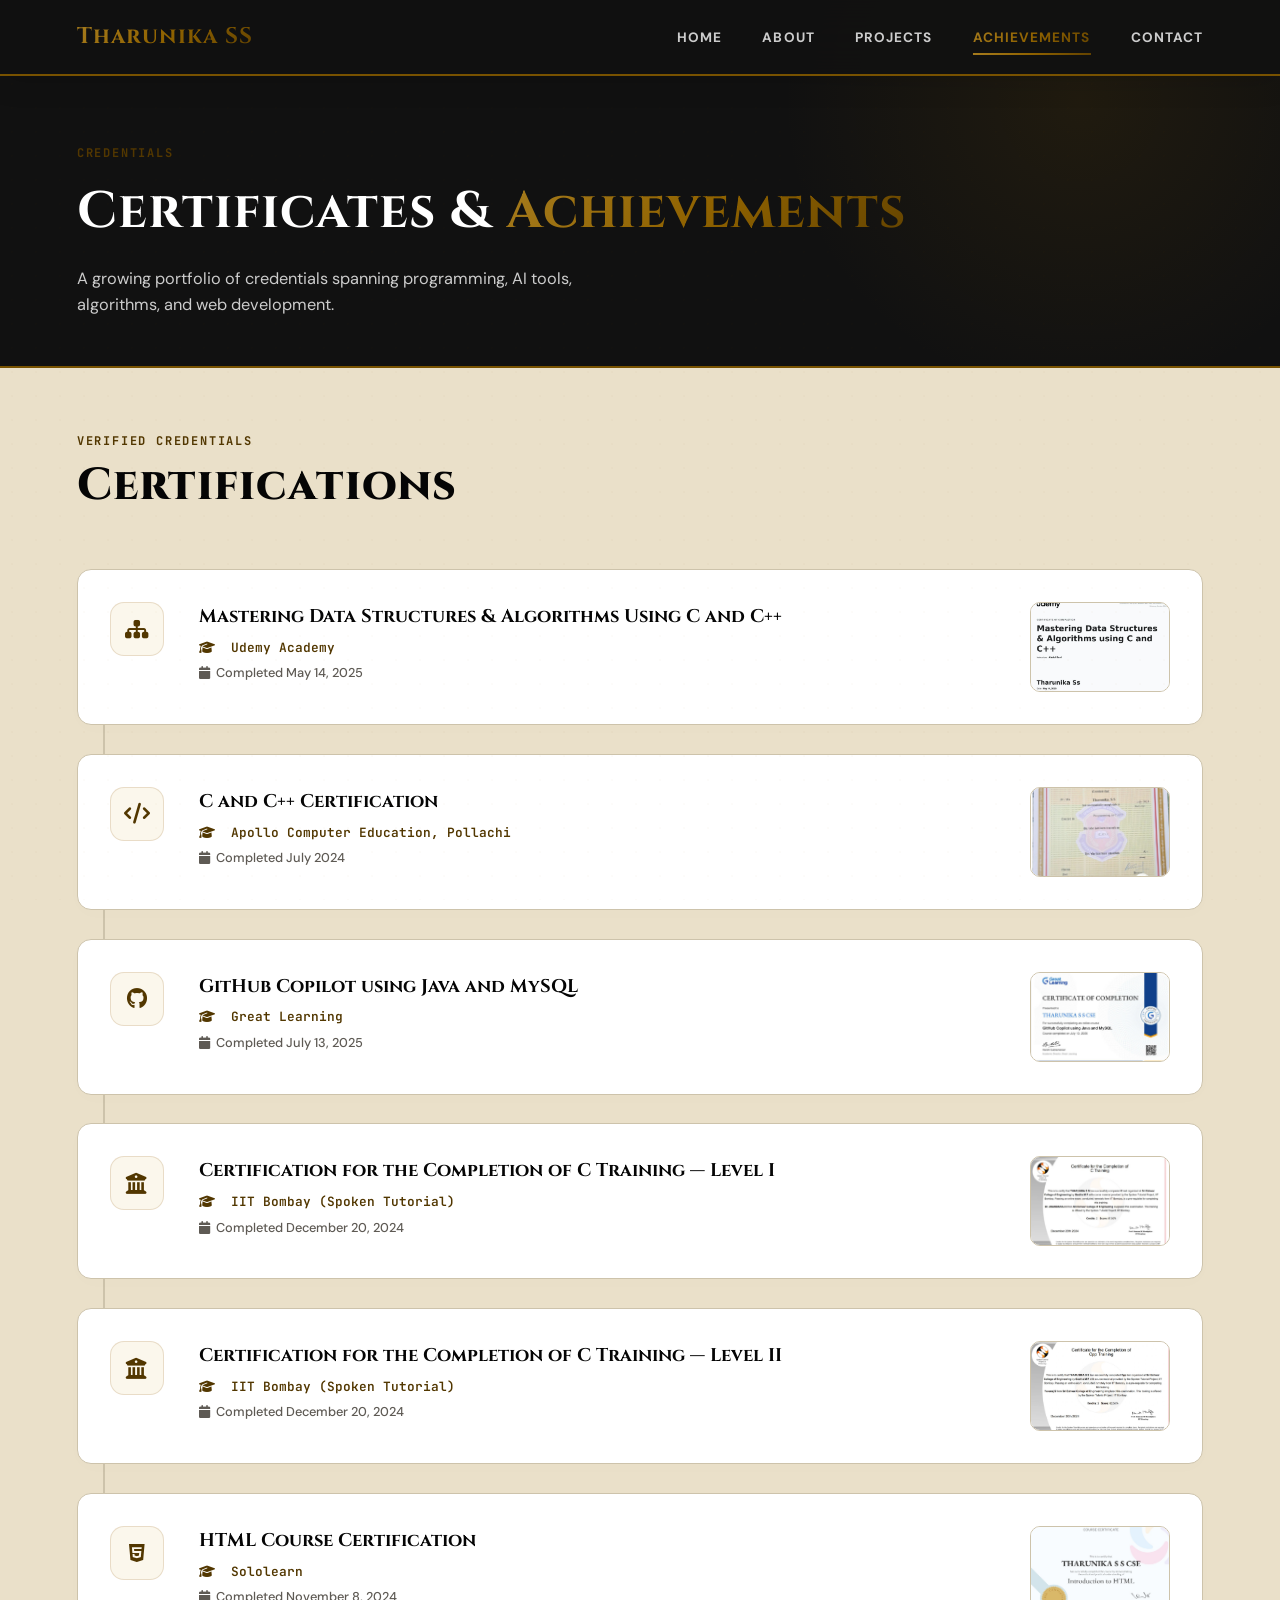
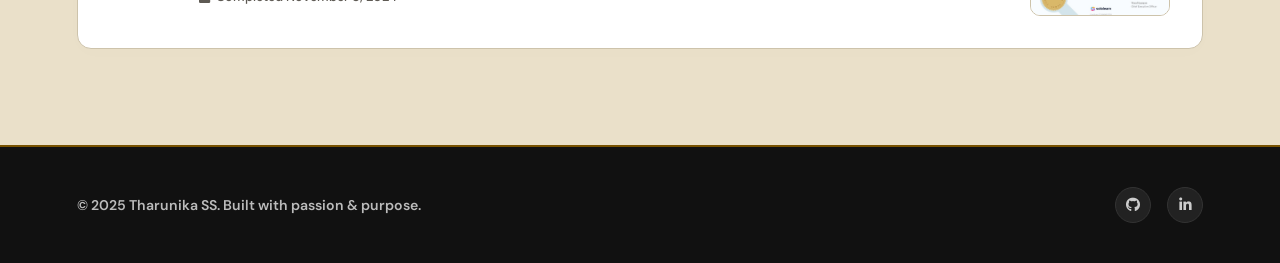
<file: tharunika portfolio/achievement.html>
<!DOCTYPE html>
<html lang="en">
<head>
  <meta charset="UTF-8"/>
  <meta name="viewport" content="width=device-width, initial-scale=1.0"/>
  <title>Achievements — Tharunika SS</title>
  <link rel="preconnect" href="https://fonts.googleapis.com">
  <link href="https://fonts.googleapis.com/css2?family=Cinzel:wght@400;600;700;800&family=DM+Sans:ital,wght@0,300;0,400;0,500;0,600;0,700;1,400&family=JetBrains+Mono:wght@400;500&display=swap" rel="stylesheet">
  <link rel="stylesheet" href="https://cdnjs.cloudflare.com/ajax/libs/font-awesome/6.4.0/css/all.min.css"/>
  <link rel="stylesheet" href="style.css"/>
  <style>
    .page-hero {
      min-height:38vh; display:flex; align-items:flex-end;
      padding:9rem 6% 3rem; position:relative; overflow:hidden;
      border-bottom: 2px solid var(--accent);
      background: var(--bg3);
    }
    .page-hero::before {
      content:''; position:absolute;
      width:600px; height:600px;
      background:radial-gradient(circle,rgba(143, 98, 0, 0.12),transparent 70%);
      top:-200px; right:-100px; border-radius:50%;
    }
    .page-hero-content { position:relative; z-index:1; }
    .page-hero-content h1 { color: var(--text-light) !important; }
    .page-hero-content p { color:#cccccc; max-width:540px; font-size:1.02rem; margin-top:0.8rem; }

    .certs-section { padding:4rem 6% 6rem; }

    /* Timeline-style certs */
    .cert-list { display:flex; flex-direction:column; gap:1.8rem; margin-top:3rem; position:relative; }
    .cert-list::before {
      content: '';
      position: absolute;
      top: 0; bottom: 0; left: 26px;
      width: 2px;
      background: var(--border);
      z-index: 0;
    }
    
    .cert-item {
      display:flex; gap:2.2rem; align-items:flex-start;
      background:var(--bg2); border:1px solid var(--border);
      border-radius:var(--radius); padding:2rem;
      transition:var(--trans); position:relative; overflow:hidden;
      z-index: 1;
      box-shadow: 0 4px 20px rgba(0,0,0,0.01);
    }
    .cert-item::before {
      content:''; position:absolute; top:0;left:0;bottom:0;width:3px;
      background:var(--gold-grad);
      opacity:0; transition:var(--trans);
    }
    .cert-item:hover { border-color:var(--accent); transform:translateX(6px); box-shadow: 0 16px 36px var(--gold-glow-subtle); }
    .cert-item:hover::before { opacity:1; }

    .cert-icon {
      width:54px; height:54px; flex-shrink:0;
      border-radius:14px; background:var(--accent-light);
      border:1px solid rgba(197, 168, 128, 0.35);
      display:flex; align-items:center; justify-content:center;
      font-size:1.3rem; color:var(--accent-dark);
      z-index: 2;
      transition: var(--trans);
    }
    .cert-item:hover .cert-icon {
      background: var(--gold-grad);
      color: #ffffff;
      border-color: transparent;
      transform: scale(1.06);
    }
    .cert-body { flex:1; }
    .cert-body h3 { font-family:var(--font-display); font-size:1.15rem; font-weight:700; margin-bottom:0.4rem; color: var(--text); }
    .cert-issuer { font-family:var(--font-mono); font-size:0.8rem; color:var(--accent-dark); margin-bottom:0.3rem; font-weight: 600; }
    .cert-date { font-size:0.8rem; color:var(--text-muted); font-weight: 500; }
    
    .cert-img-wrap {
      flex-shrink:0; width:140px; height:90px;
      border-radius:10px; overflow:hidden;
      border:1px solid var(--border); background:var(--bg3);
      display:flex; align-items:center; justify-content:center;
    }
    .cert-img-wrap img { width:100%; height:100%; object-fit:cover; transition:var(--trans); }
    .cert-item:hover .cert-img-wrap img { transform:scale(1.06); }

    /* Placeholder for missing images */
    .cert-img-placeholder { color:var(--text-muted); font-size:2rem; }

    @media(max-width:640px) {
      .cert-item { flex-direction:column; gap:1.5rem; }
      .cert-img-wrap { width:100%; height:160px; }
      .cert-list::before { display: none; }
    }
  </style>
</head>
<body>
  <header>
    <div class="logo">Tharunika SS</div>
    <nav>
      <ul class="nav-links">
        <li><a href="index.html">Home</a></li>
        <li><a href="about.html">About</a></li>
        <li><a href="project.html">Projects</a></li>
        <li><a href="achievement.html" class="active">Achievements</a></li>
        <li><a href="contact.html">Contact</a></li>
      </ul>
    </nav>
  </header>

  <div class="page-hero">
    <div class="page-hero-content">
      <div class="section-eyebrow">Credentials</div>
      <h1 style="font-family:var(--font-display);font-size:clamp(2rem,4vw,3.2rem);font-weight:700;letter-spacing:0.02em;">
        Certificates & <span style="background:var(--gold-grad);-webkit-background-clip:text;-webkit-text-fill-color:transparent;background-clip:text;">Achievements</span>
      </h1>
      <p>A growing portfolio of credentials spanning programming, AI tools, algorithms, and web development.</p>
    </div>
  </div>

  <section class="certs-section">
    <div class="section-header">
      <div class="section-eyebrow">Verified credentials</div>
      <h2>Certifications</h2>
    </div>

    <div class="cert-list">

      <div class="cert-item">
        <div class="cert-icon"><i class="fas fa-sitemap"></i></div>
        <div class="cert-body">
          <h3>Mastering Data Structures & Algorithms Using C and C++</h3>
          <div class="cert-issuer"><i class="fas fa-graduation-cap"></i> &nbsp;Udemy Academy</div>
          <div class="cert-date"><i class="fas fa-calendar"></i> &nbsp;Completed May 14, 2025</div>
        </div>
        <div class="cert-img-wrap">
          <img src="Screenshot 2025-07-19 214706.png" alt="DSA Certificate" onerror="this.style.display='none';this.nextElementSibling.style.display='flex'"/>
          <div class="cert-img-placeholder" style="display:none"><i class="fas fa-certificate"></i></div>
        </div>
      </div>

      <div class="cert-item">
        <div class="cert-icon"><i class="fas fa-code"></i></div>
        <div class="cert-body">
          <h3>C and C++ Certification</h3>
          <div class="cert-issuer"><i class="fas fa-graduation-cap"></i> &nbsp;Apollo Computer Education, Pollachi</div>
          <div class="cert-date"><i class="fas fa-calendar"></i> &nbsp;Completed July 2024</div>
        </div>
        <div class="cert-img-wrap">
          <img src="Screenshot 2025-07-19 215300.png" alt="C/C++ Certificate" onerror="this.style.display='none';this.nextElementSibling.style.display='flex'"/>
          <div class="cert-img-placeholder" style="display:none"><i class="fas fa-certificate"></i></div>
        </div>
      </div>

      <div class="cert-item">
        <div class="cert-icon"><i class="fab fa-github"></i></div>
        <div class="cert-body">
          <h3>GitHub Copilot using Java and MySQL</h3>
          <div class="cert-issuer"><i class="fas fa-graduation-cap"></i> &nbsp;Great Learning</div>
          <div class="cert-date"><i class="fas fa-calendar"></i> &nbsp;Completed July 13, 2025</div>
        </div>
        <div class="cert-img-wrap">
          <img src="Screenshot 2025-07-19 224654.png" alt="GitHub Copilot Certificate" onerror="this.style.display='none';this.nextElementSibling.style.display='flex'"/>
          <div class="cert-img-placeholder" style="display:none"><i class="fas fa-certificate"></i></div>
        </div>
      </div>

      <div class="cert-item">
        <div class="cert-icon"><i class="fas fa-university"></i></div>
        <div class="cert-body">
          <h3>Certification for the Completion of C Training — Level I</h3>
          <div class="cert-issuer"><i class="fas fa-graduation-cap"></i> &nbsp;IIT Bombay (Spoken Tutorial)</div>
          <div class="cert-date"><i class="fas fa-calendar"></i> &nbsp;Completed December 20, 2024</div>
        </div>
        <div class="cert-img-wrap">
          <img src="Screenshot 2025-07-19 215214.png" alt="IIT Bombay C Certificate I" onerror="this.style.display='none';this.nextElementSibling.style.display='flex'"/>
          <div class="cert-img-placeholder" style="display:none"><i class="fas fa-certificate"></i></div>
        </div>
      </div>

      <div class="cert-item">
        <div class="cert-icon"><i class="fas fa-university"></i></div>
        <div class="cert-body">
          <h3>Certification for the Completion of C Training — Level II</h3>
          <div class="cert-issuer"><i class="fas fa-graduation-cap"></i> &nbsp;IIT Bombay (Spoken Tutorial)</div>
          <div class="cert-date"><i class="fas fa-calendar"></i> &nbsp;Completed December 20, 2024</div>
        </div>
        <div class="cert-img-wrap">
          <img src="Screenshot 2025-07-19 215226.png" alt="IIT Bombay C Certificate II" onerror="this.style.display='none';this.nextElementSibling.style.display='flex'"/>
          <div class="cert-img-placeholder" style="display:none"><i class="fas fa-certificate"></i></div>
        </div>
      </div>

      <div class="cert-item">
        <div class="cert-icon"><i class="fab fa-html5"></i></div>
        <div class="cert-body">
          <h3>HTML Course Certification</h3>
          <div class="cert-issuer"><i class="fas fa-graduation-cap"></i> &nbsp;Sololearn</div>
          <div class="cert-date"><i class="fas fa-calendar"></i> &nbsp;Completed November 8, 2024</div>
        </div>
        <div class="cert-img-wrap">
          <img src="Screenshot 2025-07-19 215312.png" alt="HTML Sololearn Certificate" onerror="this.style.display='none';this.nextElementSibling.style.display='flex'"/>
          <div class="cert-img-placeholder" style="display:none"><i class="fas fa-certificate"></i></div>
        </div>
      </div>

    </div>
  </section>

  <footer>
    <p>© 2025 Tharunika SS. Built with passion & purpose.</p>
    <div class="socials">
      <a href="https://github.com/cse253/" target="_blank" class="social-link" style="width:36px;height:36px;font-size:0.9rem"><i class="fab fa-github"></i></a>
      <a href="https://www.linkedin.com/in/tharunika-s-s-96475532a" target="_blank" class="social-link" style="width:36px;height:36px;font-size:0.9rem"><i class="fab fa-linkedin-in"></i></a>
    </div>
  </footer>
</body>
</html>
</file>
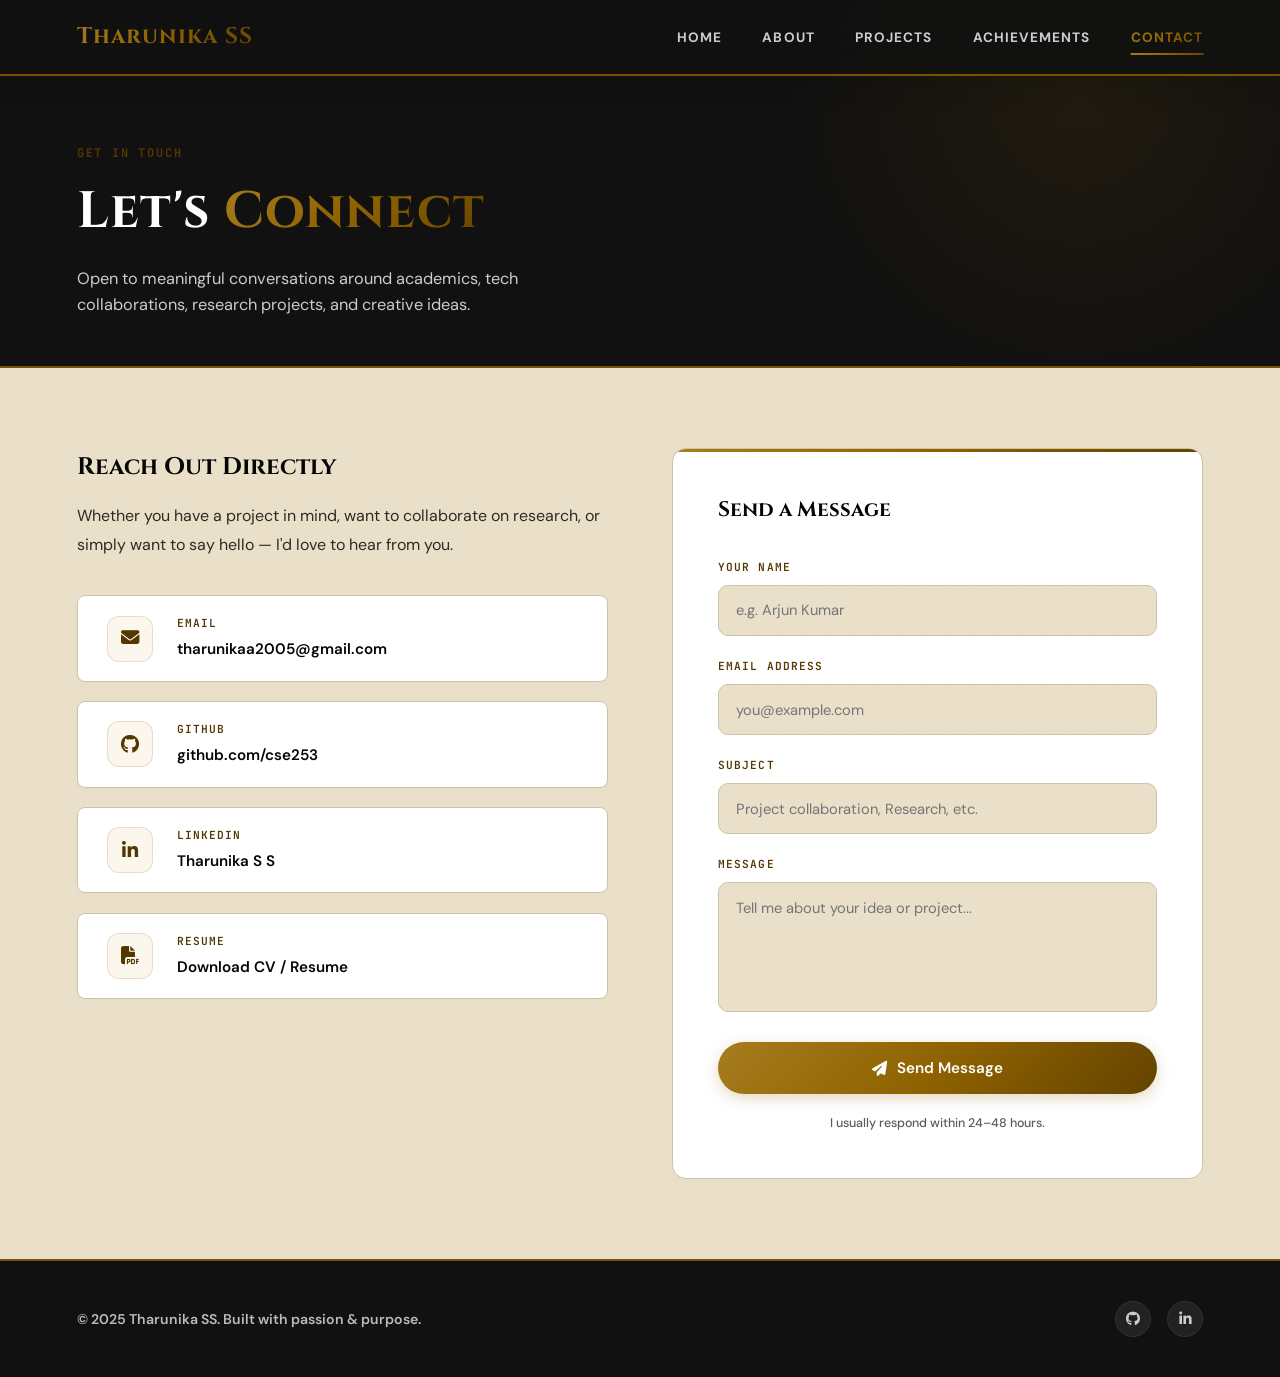
<file: tharunika portfolio/contact.html>
<!DOCTYPE html>
<html lang="en">
<head>
  <meta charset="UTF-8"/>
  <meta name="viewport" content="width=device-width, initial-scale=1.0"/>
  <title>Contact — Tharunika SS</title>
  <link rel="preconnect" href="https://fonts.googleapis.com">
  <link href="https://fonts.googleapis.com/css2?family=Cinzel:wght@400;600;700;800&family=DM+Sans:ital,wght@0,300;0,400;0,500;0,600;0,700;1,400&family=JetBrains+Mono:wght@400;500&display=swap" rel="stylesheet">
  <link rel="stylesheet" href="https://cdnjs.cloudflare.com/ajax/libs/font-awesome/6.4.0/css/all.min.css"/>
  <link rel="stylesheet" href="style.css"/>
  <style>
    .page-hero {
      min-height:38vh; display:flex; align-items:flex-end;
      padding:9rem 6% 3rem; position:relative; overflow:hidden;
      border-bottom: 2px solid var(--accent);
      background: var(--bg3);
    }
    .page-hero::before {
      content:''; position:absolute;
      width:600px; height:600px;
      background:radial-gradient(circle,rgba(143, 98, 0, 0.12),transparent 70%);
      top:-200px; right:-100px; border-radius:50%;
    }
    .page-hero-content { position:relative; z-index:1; }
    .page-hero-content h1 { color: var(--text-light) !important; }
    .page-hero-content p { color:#cccccc; max-width:540px; font-size:1.02rem; margin-top:0.8rem; }

    .contact-wrap {
      display:grid; grid-template-columns:1fr 1fr;
      gap:4rem; padding:5rem 6% 5rem; align-items:start;
    }
    @media(max-width:768px){ .contact-wrap{grid-template-columns:1fr; gap: 3rem;} }

    /* Contact Info */
    .contact-info h3 {
      font-family:var(--font-display); font-size:1.5rem; font-weight:700;
      margin-bottom:1rem;
      color: var(--text);
    }
    .contact-info p { color:var(--text-sub); line-height:1.8; margin-bottom:2.2rem; }

    .contact-links { display:flex; flex-direction:column; gap:1.2rem; }
    .contact-link-item {
      display:flex; align-items:center; gap:1.5rem;
      background:var(--bg2); border:1px solid var(--border);
      border-radius:var(--radius-sm); padding:1.2rem 1.8rem;
      transition:var(--trans);
      text-decoration: none;
      box-shadow: 0 4px 15px rgba(0,0,0,0.01);
    }
    .contact-link-item:hover { border-color:var(--accent); transform:translateX(6px); box-shadow: 0 12px 28px var(--gold-glow-subtle); }
    .contact-link-item .ci-icon {
      width:46px; height:46px; flex-shrink:0; border-radius:12px;
      background:var(--accent-light); border:1px solid rgba(197, 168, 128, 0.35);
      display:flex; align-items:center; justify-content:center;
      font-size:1.15rem; color:var(--accent-dark);
      transition: var(--trans);
    }
    .contact-link-item:hover .ci-icon {
      background: var(--gold-grad);
      color: #ffffff;
      border-color: transparent;
      transform: scale(1.08) rotate(4deg);
    }
    .ci-label { font-family:var(--font-mono); font-size:0.7rem; color:var(--accent-dark); text-transform:uppercase; letter-spacing:0.1em; margin-bottom:0.25rem; font-weight:600; }
    .ci-value { font-size:0.95rem; font-weight:600; color:var(--text); word-break:break-all; }

    /* Contact Form */
    .contact-form {
      background:var(--bg2); border:1px solid var(--border);
      border-radius:var(--radius); padding:2.8rem;
      position:relative; overflow:hidden;
      box-shadow: 0 4px 25px rgba(0,0,0,0.015);
    }
    .contact-form::before {
      content:''; position:absolute; top:0;left:0;right:0;height:3px;
      background:var(--gold-grad);
    }
    .contact-form h3 {
      font-family:var(--font-display); font-size:1.3rem; font-weight:700;
      margin-bottom:2rem;
      color: var(--text);
    }
    .form-group { margin-bottom:1.4rem; }
    .form-group label {
      display:block; font-family:var(--font-mono); font-size:0.7rem;
      color:var(--accent-dark); text-transform:uppercase; letter-spacing:0.1em;
      margin-bottom:0.5rem;
      font-weight: 600;
    }
    .form-group input,
    .form-group textarea {
      width:100%; background:var(--bg); border:1px solid var(--border);
      border-radius:10px; padding:0.9rem 1.1rem;
      color:var(--text); font-family:var(--font-body); font-size:0.92rem;
      outline:none; transition:var(--trans);
      resize:none;
    }
    .form-group input:focus,
    .form-group textarea:focus { border-color:var(--accent-dark); box-shadow:0 0 0 3px var(--gold-glow); }
    .form-group textarea { min-height:130px; }

    .form-submit {
      width:100%; padding:1rem;
      background:var(--gold-grad);
      border:none; border-radius:100px;
      color:#fff; font-family:var(--font-body); font-size:0.95rem; font-weight:600;
      cursor:pointer; transition:var(--trans);
      display:flex; align-items:center; justify-content:center; gap:0.6rem;
      box-shadow: 0 4px 15px var(--gold-glow);
    }
    .form-submit:hover { transform:translateY(-3px); box-shadow:0 12px 28px var(--gold-glow); filter: brightness(1.04); }

    .form-note { text-align:center; font-size:0.78rem; color:var(--text-muted); margin-top:1.2rem; font-weight: 500; }
  </style>
</head>
<body>
  <header>
    <div class="logo">Tharunika SS</div>
    <nav>
      <ul class="nav-links">
        <li><a href="index.html">Home</a></li>
        <li><a href="about.html">About</a></li>
        <li><a href="project.html">Projects</a></li>
        <li><a href="achievement.html">Achievements</a></li>
        <li><a href="contact.html" class="active">Contact</a></li>
      </ul>
    </nav>
  </header>

  <div class="page-hero">
    <div class="page-hero-content">
      <div class="section-eyebrow">Get in touch</div>
      <h1 style="font-family:var(--font-display);font-size:clamp(2rem,4vw,3.2rem);font-weight:700;letter-spacing:0.02em;">
        Let's <span style="background:var(--gold-grad);-webkit-background-clip:text;-webkit-text-fill-color:transparent;background-clip:text;">Connect</span>
      </h1>
      <p>Open to meaningful conversations around academics, tech collaborations, research projects, and creative ideas.</p>
    </div>
  </div>

  <div class="contact-wrap">
    <!-- Info -->
    <div class="contact-info">
      <h3>Reach Out Directly</h3>
      <p>
        Whether you have a project in mind, want to collaborate on research, or simply want to say hello — I'd love to hear from you.
      </p>

      <div class="contact-links">
        <a href="mailto:tharunikaa2005@gmail.com" class="contact-link-item">
          <div class="ci-icon"><i class="fas fa-envelope"></i></div>
          <div>
            <div class="ci-label">Email</div>
            <div class="ci-value">tharunikaa2005@gmail.com</div>
          </div>
        </a>
        <a href="https://github.com/cse253/" target="_blank" class="contact-link-item">
          <div class="ci-icon"><i class="fab fa-github"></i></div>
          <div>
            <div class="ci-label">GitHub</div>
            <div class="ci-value">github.com/cse253</div>
          </div>
        </a>
        <a href="https://www.linkedin.com/in/tharunika-s-s-96475532a" target="_blank" class="contact-link-item">
          <div class="ci-icon"><i class="fab fa-linkedin-in"></i></div>
          <div>
            <div class="ci-label">LinkedIn</div>
            <div class="ci-value">Tharunika S S</div>
          </div>
        </a>
        <a href="resume portfolio.pdf" download class="contact-link-item">
          <div class="ci-icon"><i class="fas fa-file-pdf"></i></div>
          <div>
            <div class="ci-label">Resume</div>
            <div class="ci-value">Download CV / Resume</div>
          </div>
        </a>
      </div>
    </div>

    <!-- Form -->
    <div class="contact-form">
      <h3>Send a Message</h3>
      <div class="form-group">
        <label>Your Name</label>
        <input type="text" placeholder="e.g. Arjun Kumar"/>
      </div>
      <div class="form-group">
        <label>Email Address</label>
        <input type="email" placeholder="you@example.com"/>
      </div>
      <div class="form-group">
        <label>Subject</label>
        <input type="text" placeholder="Project collaboration, Research, etc."/>
      </div>
      <div class="form-group">
        <label>Message</label>
        <textarea placeholder="Tell me about your idea or project..."></textarea>
      </div>
      <button class="form-submit" onclick="handleSubmit(this)">
        <i class="fas fa-paper-plane"></i> Send Message
      </button>
      <p class="form-note">I usually respond within 24–48 hours.</p>
    </div>
  </div>

  <footer>
    <p>© 2025 Tharunika SS. Built with passion & purpose.</p>
    <div class="socials">
      <a href="https://github.com/cse253/" target="_blank" class="social-link" style="width:36px;height:36px;font-size:0.9rem"><i class="fab fa-github"></i></a>
      <a href="https://www.linkedin.com/in/tharunika-s-s-96475532a" target="_blank" class="social-link" style="width:36px;height:36px;font-size:0.9rem"><i class="fab fa-linkedin-in"></i></a>
    </div>
  </footer>

  <script>
    function handleSubmit(btn) {
      btn.innerHTML = '<i class="fas fa-check"></i> Message Sent!';
      btn.style.background = 'linear-gradient(135deg,#84cc16,#22c55e)';
      setTimeout(() => {
        btn.innerHTML = '<i class="fas fa-paper-plane"></i> Send Message';
        btn.style.background = '';
      }, 3000);
    }
  </script>
</body>
</html>
</file>
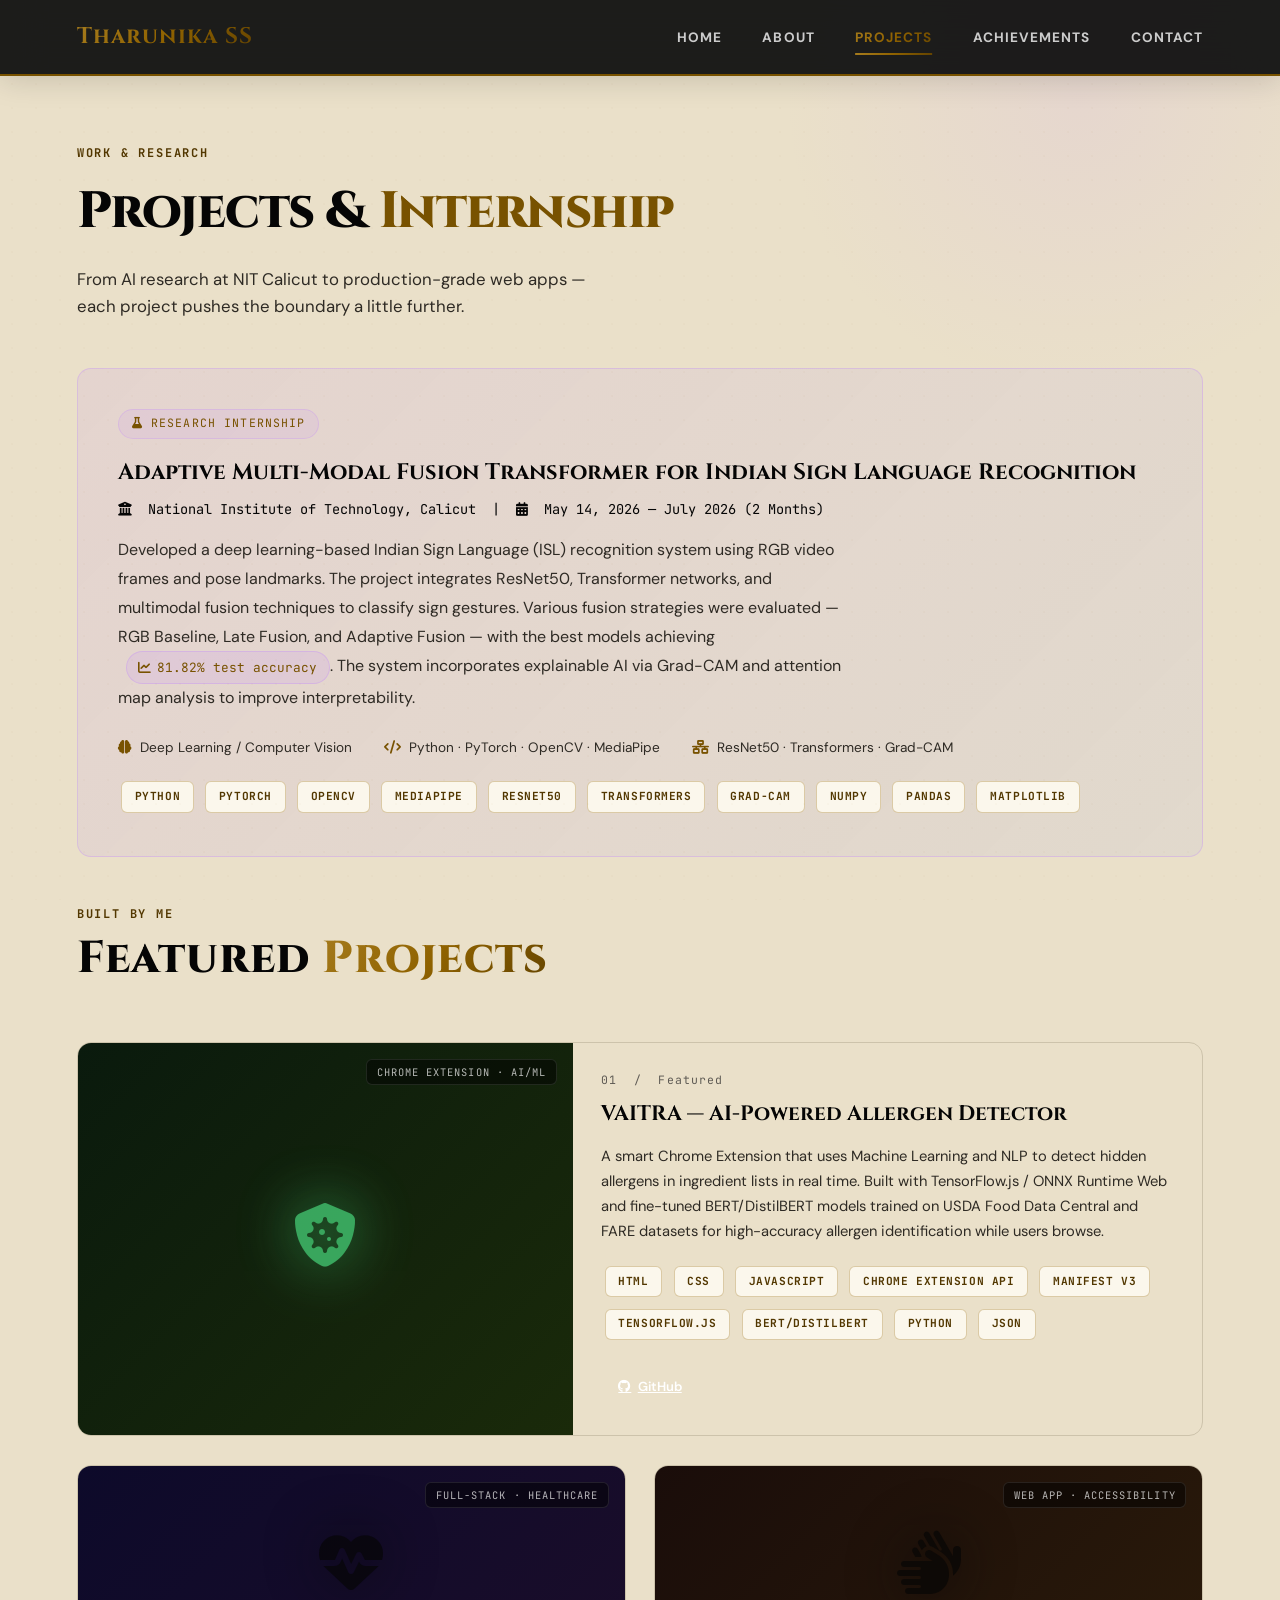
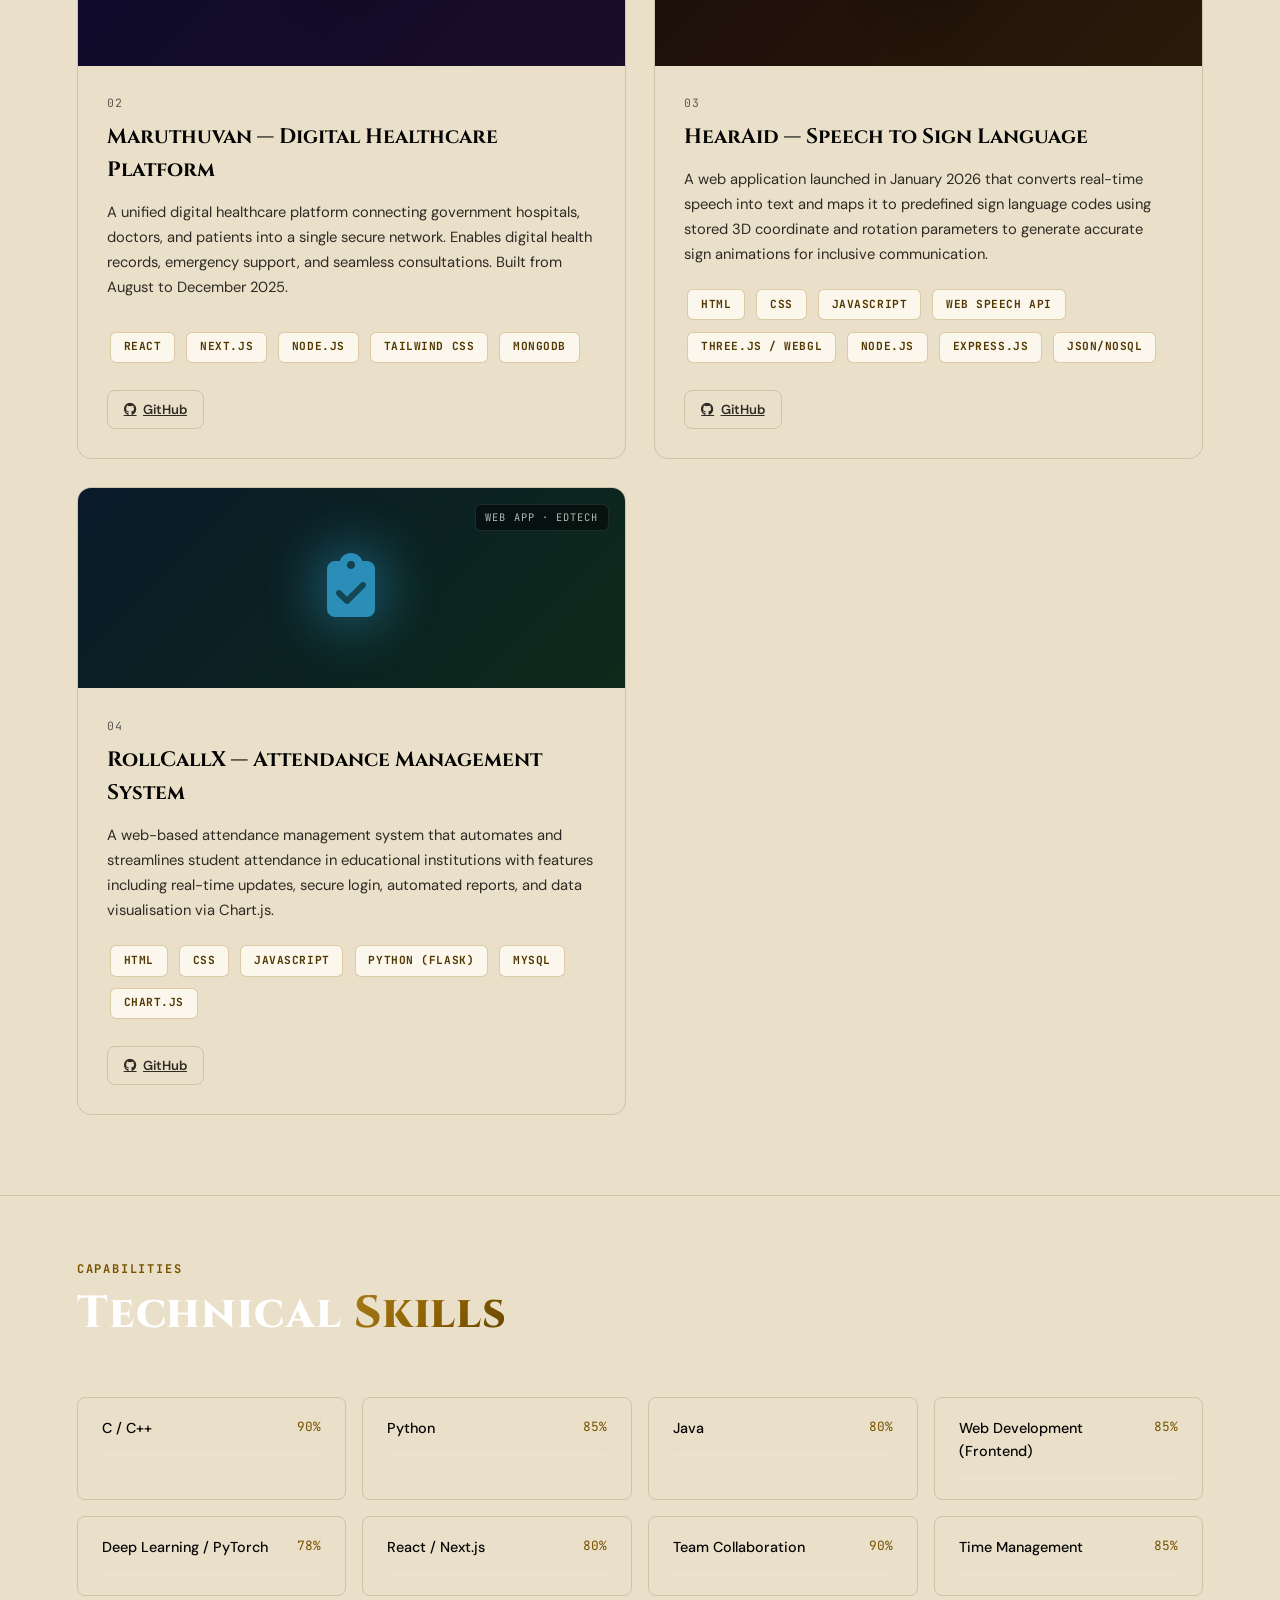
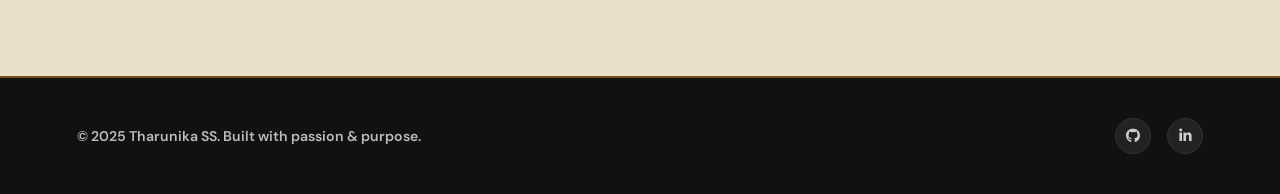
<file: tharunika portfolio/project.html>
<!DOCTYPE html>
<html lang="en">
<head>
  <meta charset="UTF-8"/>
  <meta name="viewport" content="width=device-width, initial-scale=1.0"/>
  <title>Projects — Tharunika SS</title>
  <link rel="preconnect" href="https://fonts.googleapis.com">
  <link href="https://fonts.googleapis.com/css2?family=Syne:wght@400;600;700;800&family=DM+Sans:ital,wght@0,300;0,400;0,500;0,600;1,400&family=JetBrains+Mono:wght@400;500&display=swap" rel="stylesheet">
  <link rel="stylesheet" href="https://cdnjs.cloudflare.com/ajax/libs/font-awesome/6.4.0/css/all.min.css"/>
  <link rel="stylesheet" href="style.css"/>
  <style>
    /* Page hero */
    .page-hero {
      min-height: 38vh;
      display: flex;
      align-items: flex-end;
      padding: 9rem 6% 3rem;
      position: relative;
      overflow: hidden;
    }
    .page-hero::before {
      content: '';
      position: absolute;
      width: 600px; height: 600px;
      background: radial-gradient(circle, rgba(192,132,252,0.10), transparent 70%);
      top: -200px; right: -100px;
      border-radius: 50%;
    }
    .page-hero-content { position: relative; z-index: 1; }
    .page-hero-content p {
      color: var(--text-sub); max-width: 540px;
      font-size: 1.05rem; margin-top: 0.8rem;
    }

    /* Internship Banner */
    .internship-banner {
      margin: 0 6% 3rem;
      padding: 2.5rem;
      background: linear-gradient(135deg, rgba(192,132,252,0.12), rgba(129,140,248,0.08));
      border: 1px solid rgba(192,132,252,0.3);
      border-radius: var(--radius);
      position: relative;
      overflow: hidden;
    }
    .internship-banner::before {
      content: '';
      position: absolute;
      top: 0; left: 0; right: 0; height: 2px;
      background: linear-gradient(90deg, var(--accent), var(--accent2), var(--accent3));
    }
    .internship-badge {
      display: inline-flex; align-items: center; gap: 0.5rem;
      font-family: var(--font-mono); font-size: 0.72rem;
      color: var(--accent); letter-spacing: 0.1em; text-transform: uppercase;
      background: rgba(192,132,252,0.1); border: 1px solid rgba(192,132,252,0.25);
      padding: 0.3rem 0.8rem; border-radius: 100px; margin-bottom: 1rem;
    }
    .internship-banner h3 {
      font-family: var(--font-display);
      font-size: 1.4rem; font-weight: 700;
      margin-bottom: 0.5rem;
    }
    .internship-banner .org {
      font-family: var(--font-mono); font-size: 0.85rem;
      color: var(--accent2); margin-bottom: 1rem;
    }
    .internship-banner p { color: var(--text-sub); line-height: 1.8; max-width: 740px; }
    .internship-meta {
      display: flex; gap: 2rem; margin-top: 1.5rem; flex-wrap: wrap;
    }
    .meta-item {
      display: flex; align-items: center; gap: 0.5rem;
      font-size: 0.85rem; color: var(--text-sub);
    }
    .meta-item i { color: var(--accent); }
    .accuracy-pill {
      display: inline-flex; align-items: center; gap: 0.4rem;
      background: rgba(192,132,252,0.15); border: 1px solid rgba(192,132,252,0.3);
      color: var(--accent); font-family: var(--font-mono); font-size: 0.8rem;
      padding: 0.25rem 0.7rem; border-radius: 100px; margin-left: 0.5rem;
    }

    /* Projects Grid */
    .projects-section { padding: 0 6% 5rem; }
    .projects-grid {
      display: grid;
      grid-template-columns: repeat(auto-fill, minmax(360px, 1fr));
      gap: 1.8rem;
    }

    /* Project Card */
    .project-card {
      background: var(--surface);
      border: 1px solid var(--border);
      border-radius: var(--radius);
      overflow: hidden;
      transition: var(--trans);
      display: flex; flex-direction: column;
      position: relative;
    }
    .project-card::before {
      content: '';
      position: absolute; top: 0; left: 0; right: 0; height: 1px;
      background: linear-gradient(90deg, transparent, var(--accent), transparent);
      opacity: 0; transition: var(--trans);
    }
    .project-card:hover { transform: translateY(-6px); border-color: rgba(192,132,252,0.3); box-shadow: 0 24px 64px rgba(0,0,0,0.5); }
    .project-card:hover::before { opacity: 1; }

    .project-card.featured {
      grid-column: 1 / -1;
      flex-direction: row;
    }
    .project-card.featured .project-visual { flex: 0 0 44%; min-height: 280px; }
    .project-card.featured .project-body { flex: 1; }

    .project-visual {
      min-height: 200px;
      display: flex; align-items: center; justify-content: center;
      position: relative; overflow: hidden;
    }
    .pv-isl { background: linear-gradient(135deg, #1a0a2e, #0d1a3a); }
    .pv-vaitra { background: linear-gradient(135deg, #0a1a0d, #1a2a0a); }
    .pv-maruthuvan { background: linear-gradient(135deg, #0d0a2a, #1a0d2a); }
    .pv-hearaid { background: linear-gradient(135deg, #1a0d0a, #2a1a0a); }
    .pv-rollcallx { background: linear-gradient(135deg, #0a1a2a, #0d2a1a); }

    .pv-icon {
      font-size: 4rem;
      opacity: 0.7;
      filter: drop-shadow(0 0 30px currentColor);
    }
    .pv-isl .pv-icon { color: var(--accent); }
    .pv-vaitra .pv-icon { color: #4ade80; }
    .pv-maruthuvan .pv-icon { color: var(--accent2); }
    .pv-hearaid .pv-icon { color: var(--accent3); }
    .pv-rollcallx .pv-icon { color: #38bdf8; }

    .project-type-label {
      position: absolute; top: 1rem; right: 1rem;
      font-family: var(--font-mono); font-size: 0.65rem;
      text-transform: uppercase; letter-spacing: 0.1em;
      padding: 0.25rem 0.6rem; border-radius: 6px;
      background: rgba(0,0,0,0.5); border: 1px solid rgba(255,255,255,0.1);
      color: rgba(255,255,255,0.7);
    }

    .project-body { padding: 1.8rem; flex: 1; display: flex; flex-direction: column; }
    .project-number {
      font-family: var(--font-mono); font-size: 0.72rem;
      color: var(--text-muted); margin-bottom: 0.5rem;
      letter-spacing: 0.1em;
    }
    .project-body h3 {
      font-family: var(--font-display);
      font-size: 1.3rem; font-weight: 700;
      margin-bottom: 0.8rem;
    }
    .project-body p { color: var(--text-sub); font-size: 0.92rem; line-height: 1.7; flex: 1; margin-bottom: 1.2rem; }
    .project-tags { display: flex; flex-wrap: wrap; gap: 0.3rem; margin-bottom: 1.5rem; }
    .project-links { display: flex; gap: 0.8rem; }
    .proj-link {
      display: inline-flex; align-items: center; gap: 0.4rem;
      font-size: 0.82rem; font-weight: 600;
      padding: 0.5rem 1rem; border-radius: 8px;
      border: 1px solid var(--border);
      color: var(--text-sub); background: var(--glass);
      transition: var(--trans);
    }
    .proj-link:hover { border-color: var(--accent); color: var(--accent); }
    .proj-link.primary-link {
      background: linear-gradient(135deg, var(--accent), var(--accent2));
      border-color: transparent; color: #fff;
    }
    .proj-link.primary-link:hover { transform: translateY(-1px); box-shadow: 0 8px 24px var(--glow); }

    /* Skills Section */
    .skills-section {
      padding: 4rem 6% 5rem;
      border-top: 1px solid var(--border);
    }
    .skills-grid {
      display: grid;
      grid-template-columns: repeat(auto-fill, minmax(240px, 1fr));
      gap: 1rem; margin-top: 2.5rem;
    }
    .skill-item {
      background: var(--surface);
      border: 1px solid var(--border);
      border-radius: var(--radius-sm);
      padding: 1.2rem 1.5rem;
    }
    .skill-header { display: flex; justify-content: space-between; margin-bottom: 0.8rem; }
    .skill-name { font-size: 0.9rem; font-weight: 500; }
    .skill-pct { font-family: var(--font-mono); font-size: 0.8rem; color: var(--accent); }
    .skill-bar { height: 4px; background: rgba(255,255,255,0.06); border-radius: 2px; overflow: hidden; }
    .skill-fill {
      height: 100%; border-radius: 2px;
      background: linear-gradient(90deg, var(--accent), var(--accent2));
      transition: width 1.2s cubic-bezier(0.4,0,0.2,1);
    }

    @media (max-width: 768px) {
      .project-card.featured { flex-direction: column; }
      .projects-grid { grid-template-columns: 1fr; }
    }
  </style>
</head>
<body>
  <header>
    <div class="logo">Tharunika SS</div>
    <nav>
      <ul class="nav-links">
        <li><a href="index.html">Home</a></li>
        <li><a href="about.html">About</a></li>
        <li><a href="project.html" class="active">Projects</a></li>
        <li><a href="achievement.html">Achievements</a></li>
        <li><a href="contact.html">Contact</a></li>
      </ul>
    </nav>
  </header>

  <!-- Page Hero -->
  <div class="page-hero">
    <div class="page-hero-content">
      <div class="section-eyebrow">Work & Research</div>
      <h1 style="font-family:var(--font-display);font-size:clamp(2rem,4vw,3.2rem);font-weight:800;letter-spacing:-0.03em;">
        Projects & <span style="color:var(--accent)">Internship</span>
      </h1>
      <p>From AI research at NIT Calicut to production-grade web apps — each project pushes the boundary a little further.</p>
    </div>
  </div>

  <!-- ===== INTERNSHIP BANNER ===== -->
  <div class="internship-banner">
    <div class="internship-badge"><i class="fas fa-flask"></i> Research Internship</div>
    <h3>Adaptive Multi-Modal Fusion Transformer for Indian Sign Language Recognition</h3>
    <div class="org">
      <i class="fas fa-university"></i> &nbsp;National Institute of Technology, Calicut &nbsp;|&nbsp;
      <i class="fas fa-calendar-alt"></i> &nbsp;May 14, 2026 — July 2026 (2 Months)
    </div>
    <p>
      Developed a deep learning-based Indian Sign Language (ISL) recognition system using RGB video frames and pose landmarks. The project integrates ResNet50, Transformer networks, and multimodal fusion techniques to classify sign gestures. Various fusion strategies were evaluated — RGB Baseline, Late Fusion, and Adaptive Fusion — with the best models achieving
      <span class="accuracy-pill"><i class="fas fa-chart-line"></i> 81.82% test accuracy</span>.
      The system incorporates explainable AI via Grad-CAM and attention map analysis to improve interpretability.
    </p>
    <div class="internship-meta">
      <div class="meta-item"><i class="fas fa-brain"></i> Deep Learning / Computer Vision</div>
      <div class="meta-item"><i class="fas fa-code"></i> Python · PyTorch · OpenCV · MediaPipe</div>
      <div class="meta-item"><i class="fas fa-network-wired"></i> ResNet50 · Transformers · Grad-CAM</div>
    </div>
    <div style="margin-top:1.2rem;display:flex;flex-wrap:wrap;gap:0.3rem;">
      <span class="tag">Python</span><span class="tag">PyTorch</span><span class="tag">OpenCV</span>
      <span class="tag">MediaPipe</span><span class="tag blue">ResNet50</span><span class="tag blue">Transformers</span>
      <span class="tag pink">Grad-CAM</span><span class="tag pink">NumPy</span><span class="tag">Pandas</span><span class="tag">Matplotlib</span>
    </div>
  </div>

  <!-- ===== PROJECTS ===== -->
  <section class="projects-section">
    <div class="section-header">
      <div class="section-eyebrow">Built by me</div>
      <h2>Featured <span class="accent">Projects</span></h2>
    </div>

    <div class="projects-grid">

      <!-- VAITRA — Featured -->
      <div class="project-card featured">
        <div class="project-visual pv-vaitra">
          <div class="pv-icon"><i class="fas fa-shield-virus"></i></div>
          <span class="project-type-label">Chrome Extension · AI/ML</span>
        </div>
        <div class="project-body">
          <div class="project-number">01 &nbsp;/&nbsp; Featured</div>
          <h3>VAITRA — AI-Powered Allergen Detector</h3>
          <p>
            A smart Chrome Extension that uses Machine Learning and NLP to detect hidden allergens in ingredient lists in real time. Built with TensorFlow.js / ONNX Runtime Web and fine-tuned BERT/DistilBERT models trained on USDA Food Data Central and FARE datasets for high-accuracy allergen identification while users browse.
          </p>
          <div class="project-tags">
            <span class="tag">HTML</span><span class="tag">CSS</span><span class="tag">JavaScript</span>
            <span class="tag blue">Chrome Extension API</span><span class="tag blue">Manifest V3</span>
            <span class="tag pink">TensorFlow.js</span><span class="tag pink">BERT/DistilBERT</span>
            <span class="tag">Python</span><span class="tag">JSON</span>
          </div>
          <div class="project-links">
            <a href="https://github.com/cse253/" target="_blank" class="proj-link primary-link"><i class="fab fa-github"></i> GitHub</a>
          </div>
        </div>
      </div>

      <!-- MARUTHUVAN -->
      <div class="project-card">
        <div class="project-visual pv-maruthuvan">
          <div class="pv-icon"><i class="fas fa-heartbeat"></i></div>
          <span class="project-type-label">Full-Stack · Healthcare</span>
        </div>
        <div class="project-body">
          <div class="project-number">02</div>
          <h3>Maruthuvan — Digital Healthcare Platform</h3>
          <p>
            A unified digital healthcare platform connecting government hospitals, doctors, and patients into a single secure network. Enables digital health records, emergency support, and seamless consultations. Built from August to December 2025.
          </p>
          <div class="project-tags">
            <span class="tag">React</span><span class="tag">Next.js</span><span class="tag">Node.js</span>
            <span class="tag blue">Tailwind CSS</span><span class="tag blue">MongoDB</span>
          </div>
          <div class="project-links">
            <a href="https://github.com/cse253/" target="_blank" class="proj-link"><i class="fab fa-github"></i> GitHub</a>
          </div>
        </div>
      </div>

      <!-- HEARAID -->
      <div class="project-card">
        <div class="project-visual pv-hearaid">
          <div class="pv-icon"><i class="fas fa-hands"></i></div>
          <span class="project-type-label">Web App · Accessibility</span>
        </div>
        <div class="project-body">
          <div class="project-number">03</div>
          <h3>HearAid — Speech to Sign Language</h3>
          <p>
            A web application launched in January 2026 that converts real-time speech into text and maps it to predefined sign language codes using stored 3D coordinate and rotation parameters to generate accurate sign animations for inclusive communication.
          </p>
          <div class="project-tags">
            <span class="tag">HTML</span><span class="tag">CSS</span><span class="tag">JavaScript</span>
            <span class="tag blue">Web Speech API</span><span class="tag blue">Three.js / WebGL</span>
            <span class="tag pink">Node.js</span><span class="tag pink">Express.js</span>
            <span class="tag">JSON/NoSQL</span>
          </div>
          <div class="project-links">
            <a href="https://github.com/cse253/" target="_blank" class="proj-link"><i class="fab fa-github"></i> GitHub</a>
          </div>
        </div>
      </div>

      <!-- ROLLCALLX -->
      <div class="project-card">
        <div class="project-visual pv-rollcallx">
          <div class="pv-icon"><i class="fas fa-clipboard-check"></i></div>
          <span class="project-type-label">Web App · EdTech</span>
        </div>
        <div class="project-body">
          <div class="project-number">04</div>
          <h3>RollCallX — Attendance Management System</h3>
          <p>
            A web-based attendance management system that automates and streamlines student attendance in educational institutions with features including real-time updates, secure login, automated reports, and data visualisation via Chart.js.
          </p>
          <div class="project-tags">
            <span class="tag">HTML</span><span class="tag">CSS</span><span class="tag">JavaScript</span>
            <span class="tag blue">Python (Flask)</span><span class="tag blue">MySQL</span>
            <span class="tag pink">Chart.js</span>
          </div>
          <div class="project-links">
            <a href="https://github.com/cse253/" target="_blank" class="proj-link"><i class="fab fa-github"></i> GitHub</a>
          </div>
        </div>
      </div>

    </div>
  </section>

  <!-- ===== SKILLS ===== -->
  <section class="skills-section">
    <div class="section-header">
      <div class="section-eyebrow">Capabilities</div>
      <h2>Technical <span class="accent">Skills</span></h2>
    </div>
    <div class="skills-grid" id="skillsGrid">
      <div class="skill-item" data-pct="90">
        <div class="skill-header"><span class="skill-name">C / C++</span><span class="skill-pct">90%</span></div>
        <div class="skill-bar"><div class="skill-fill" style="width:0"></div></div>
      </div>
      <div class="skill-item" data-pct="85">
        <div class="skill-header"><span class="skill-name">Python</span><span class="skill-pct">85%</span></div>
        <div class="skill-bar"><div class="skill-fill" style="width:0"></div></div>
      </div>
      <div class="skill-item" data-pct="80">
        <div class="skill-header"><span class="skill-name">Java</span><span class="skill-pct">80%</span></div>
        <div class="skill-bar"><div class="skill-fill" style="width:0"></div></div>
      </div>
      <div class="skill-item" data-pct="85">
        <div class="skill-header"><span class="skill-name">Web Development (Frontend)</span><span class="skill-pct">85%</span></div>
        <div class="skill-bar"><div class="skill-fill" style="width:0"></div></div>
      </div>
      <div class="skill-item" data-pct="78">
        <div class="skill-header"><span class="skill-name">Deep Learning / PyTorch</span><span class="skill-pct">78%</span></div>
        <div class="skill-bar"><div class="skill-fill" style="width:0"></div></div>
      </div>
      <div class="skill-item" data-pct="80">
        <div class="skill-header"><span class="skill-name">React / Next.js</span><span class="skill-pct">80%</span></div>
        <div class="skill-bar"><div class="skill-fill" style="width:0"></div></div>
      </div>
      <div class="skill-item" data-pct="90">
        <div class="skill-header"><span class="skill-name">Team Collaboration</span><span class="skill-pct">90%</span></div>
        <div class="skill-bar"><div class="skill-fill" style="width:0"></div></div>
      </div>
      <div class="skill-item" data-pct="85">
        <div class="skill-header"><span class="skill-name">Time Management</span><span class="skill-pct">85%</span></div>
        <div class="skill-bar"><div class="skill-fill" style="width:0"></div></div>
      </div>
    </div>
  </section>

  <footer>
    <p>© 2025 Tharunika SS. Built with passion & purpose.</p>
    <div class="socials">
      <a href="https://github.com/cse253/" target="_blank" class="social-link" style="width:36px;height:36px;font-size:0.9rem"><i class="fab fa-github"></i></a>
      <a href="https://www.linkedin.com/in/tharunika-s-s-96475532a" target="_blank" class="social-link" style="width:36px;height:36px;font-size:0.9rem"><i class="fab fa-linkedin-in"></i></a>
    </div>
  </footer>

  <script>
    // Animate skill bars on scroll
    const observer = new IntersectionObserver((entries) => {
      entries.forEach(entry => {
        if (entry.isIntersecting) {
          const fills = entry.target.querySelectorAll('.skill-fill');
          fills.forEach(fill => {
            const pct = fill.closest('.skill-item').dataset.pct;
            fill.style.width = pct + '%';
          });
        }
      });
    }, { threshold: 0.3 });
    document.getElementById('skillsGrid').querySelectorAll('.skill-item').forEach(el => observer.observe(el));
  </script>
</body>
</html>
</file>
<file: tharunika portfolio/style.css>
/* ===== GOOGLE FONTS ===== */
@import url('https://fonts.googleapis.com/css2?family=Cinzel:wght@400;600;700;800&family=DM+Sans:ital,wght@0,300;0,400;0,500;0,600;0,700;1,400&family=JetBrains+Mono:wght@400;500&display=swap');

/* ===== VARIABLES ===== */
:root {
  /* High Contrast Colors */
  --bg: #eae0c9;            /* Satin Champagne Gold Background */
  --bg2: #ffffff;           /* Pure White for card offsets */
  --bg3: #111111;           /* Rich Black for Headers, Footers, and dark sections */
  --text: #050505;          /* Jet Black for primary body content */
  --text-sub: #2e2a24;      /* Deep Charcoal */
  --text-muted: #5e5a54;    /* Medium Muted Charcoal */
  --text-light: #ffffff;    /* Pure White for dark sections */
  
  /* Accessible Deep Gold Accent Colors */
  --accent: #785200;        /* Deep Gold / Bronze */
  --accent-light: #fbf7ec;  /* Soft Warm Cream background */
  --accent-dark: #523700;   /* Antique Dark Bronze */
  
  /* Gradients & Shadows */
  --gold-grad: linear-gradient(135deg, #a67c1e 0%, #8f6200 50%, #634300 100%);
  --gold-glow: rgba(143, 98, 0, 0.25);
  --gold-glow-subtle: rgba(143, 98, 0, 0.12);
  --border: #cdc3ab;        /* Muted Gold-Sand borders */
  --border-gold: rgba(143, 98, 0, 0.45);
  
  /* Fonts */
  --font-display: 'Cinzel', Georgia, serif;
  --font-body: 'DM Sans', 'Inter', sans-serif;
  --font-mono: 'JetBrains Mono', monospace;
  
  /* Radii & Transitions */
  --radius: 14px;
  --radius-sm: 8px;
  --trans: all 0.4s cubic-bezier(0.16, 1, 0.3, 1);
}

/* ===== RESET & BASE ===== */
* {
  box-sizing: border-box;
  margin: 0;
  padding: 0;
}

html {
  scroll-behavior: smooth;
}

body {
  font-family: var(--font-body);
  background-color: var(--bg);
  color: var(--text);
  line-height: 1.6;
  overflow-x: hidden;
  position: relative;
}

/* Custom Scrollbar */
::-webkit-scrollbar {
  width: 10px;
}
::-webkit-scrollbar-track {
  background: var(--bg2);
}
::-webkit-scrollbar-thumb {
  background: var(--accent);
  border: 2px solid var(--bg);
  border-radius: 5px;
}
::-webkit-scrollbar-thumb:hover {
  background: var(--accent-dark);
}

/* Subtle luxury pattern overlay */
body::before {
  content: '';
  position: fixed;
  inset: 0;
  background-image: radial-gradient(circle at 50% 50%, rgba(143, 98, 0, 0.02) 1px, transparent 1px);
  background-size: 24px 24px;
  pointer-events: none;
  z-index: 99;
}

/* ===== NAVBAR & HEADER (DARK HIGH-CONTRAST) ===== */
header {
  position: fixed;
  top: 0; left: 0; right: 0;
  z-index: 1000;
  display: flex;
  align-items: center;
  justify-content: space-between;
  padding: 1.2rem 6%;
  background: rgba(17, 17, 17, 0.95);
  backdrop-filter: blur(20px);
  -webkit-backdrop-filter: blur(20px);
  border-bottom: 2px solid var(--accent);
  transition: var(--trans);
  box-shadow: 0 4px 30px rgba(0, 0, 0, 0.15);
}

.logo {
  font-family: var(--font-display);
  font-size: 1.4rem;
  font-weight: 700;
  letter-spacing: 0.05em;
  background: var(--gold-grad);
  -webkit-background-clip: text;
  -webkit-text-fill-color: transparent;
  background-clip: text;
}

.nav-links {
  display: flex;
  gap: 2.5rem;
  list-style: none;
  align-items: center;
}

.nav-links a {
  text-decoration: none;
  font-size: 0.85rem;
  font-weight: 700;
  color: #cccccc;
  letter-spacing: 0.08em;
  text-transform: uppercase;
  position: relative;
  transition: var(--trans);
  padding: 0.4rem 0;
}

.nav-links a::after {
  content: '';
  position: absolute;
  bottom: -2px; left: 50%;
  width: 0; height: 2px;
  background: var(--gold-grad);
  transition: var(--trans);
  transform: translateX(-50%);
}

.nav-links a:hover {
  color: #ffffff;
}

.nav-links a:hover::after,
.nav-links a.active::after {
  width: 100%;
}

.nav-links a.active {
  color: #ffffff;
  background: var(--gold-grad);
  -webkit-background-clip: text;
  -webkit-text-fill-color: transparent;
  background-clip: text;
}

/* ===== HERO SECTION ===== */
.hero {
  min-height: 100vh;
  display: flex;
  align-items: center;
  padding: 8rem 6% 4rem;
  position: relative;
  gap: 5rem;
  z-index: 1;
  overflow: hidden;
}

.hero-grid {
  position: absolute;
  inset: 0;
  z-index: 0;
  background-image: 
    linear-gradient(rgba(143, 98, 0, 0.04) 1px, transparent 1px),
    linear-gradient(90deg, rgba(143, 98, 0, 0.04) 1px, transparent 1px);
  background-size: 50px 50px;
  mask-image: radial-gradient(ellipse at center, black 40%, transparent 90%);
  -webkit-mask-image: radial-gradient(ellipse at center, black 40%, transparent 90%);
}

.hero-content {
  flex: 0 0 55%;
  max-width: 680px;
  position: relative;
  z-index: 10;
}

.hero-eyebrow {
  display: inline-flex;
  align-items: center;
  gap: 0.5rem;
  font-family: var(--font-mono);
  font-size: 0.72rem;
  color: var(--accent-dark);
  letter-spacing: 0.12em;
  text-transform: uppercase;
  margin-bottom: 1.5rem;
  padding: 0.35rem 0.9rem;
  border: 1.5px solid var(--accent);
  border-radius: 100px;
  background: var(--accent-light);
  font-weight: 700;
}

.hero-eyebrow span {
  width: 8px;
  height: 8px;
  background: var(--accent);
  border-radius: 50%;
  animation: pulse 2s infinite;
}

@keyframes pulse {
  0%, 100% { opacity: 1; transform: scale(1); }
  50% { opacity: 0.4; transform: scale(0.85); }
}

.hero-content h1 {
  font-family: var(--font-display);
  font-size: clamp(2.4rem, 5vw, 3.8rem);
  font-weight: 800;
  line-height: 1.15;
  letter-spacing: 0.01em;
  margin-bottom: 0.6rem;
  color: var(--text);
}

.hero-content h1 .highlight {
  background: var(--gold-grad);
  -webkit-background-clip: text;
  -webkit-text-fill-color: transparent;
  background-clip: text;
  font-weight: 800;
}

.hero-content h2 {
  font-family: var(--font-body);
  font-size: clamp(1.2rem, 3vw, 1.8rem);
  font-weight: 700;
  color: var(--text-sub);
  margin-bottom: 1.5rem;
}

.hero-content p {
  font-size: 1.05rem;
  color: var(--text-sub);
  max-width: 540px;
  margin-bottom: 2rem;
  line-height: 1.85;
}

.hero-actions {
  display: flex;
  gap: 1.2rem;
  flex-wrap: wrap;
  margin-bottom: 2.5rem;
}

/* ===== BUTTONS ===== */
.btn {
  display: inline-flex;
  align-items: center;
  gap: 0.6rem;
  padding: 0.8rem 1.8rem;
  border-radius: 100px;
  font-size: 0.9rem;
  font-weight: 700;
  cursor: pointer;
  text-decoration: none;
  transition: var(--trans);
  border: 1px solid transparent;
}

.btn-primary {
  background: var(--gold-grad);
  color: #ffffff;
  box-shadow: 0 6px 20px var(--gold-glow);
}

.btn-primary:hover {
  transform: translateY(-4px);
  box-shadow: 0 12px 28px var(--gold-glow);
  filter: brightness(1.08);
}

.btn-outline {
  border: 2px solid var(--accent);
  color: var(--accent);
  background: transparent;
}

.btn-outline:hover {
  border-color: var(--accent-dark);
  background: var(--gold-grad);
  color: #ffffff;
  transform: translateY(-4px);
}

/* ===== SOCIAL LINKS ===== */
.socials {
  display: flex;
  gap: 1rem;
}

.social-link {
  width: 44px;
  height: 44px;
  border-radius: 50%;
  border: 1.5px solid var(--border);
  background: var(--bg);
  display: flex;
  align-items: center;
  justify-content: center;
  color: var(--text-sub);
  font-size: 1.1rem;
  text-decoration: none;
  transition: var(--trans);
}

.social-link:hover {
  border-color: var(--accent);
  color: var(--accent-dark);
  transform: translateY(-4px) rotate(8deg);
  box-shadow: 0 8px 20px var(--gold-glow-subtle);
}

/* ===== HERO IMAGE CONTAINER (BLENDED RIGHT PANEL) ===== */
.image-container {
  position: absolute;
  top: 70px;
  right: 0;
  bottom: 0;
  width: 48%;
  z-index: 1;
  overflow: hidden;
  pointer-events: none;
}

.image-container img {
  width: 100%;
  height: 100%;
  object-fit: cover;
  border: none !important;
  border-radius: 0 !important;
  box-shadow: none !important;
  display: block;
  /* Blend the left side into the satin gold background */
  mask-image: linear-gradient(to left, rgba(0,0,0,1) 50%, rgba(0,0,0,0) 100%);
  -webkit-mask-image: linear-gradient(to left, rgba(0,0,0,1) 50%, rgba(0,0,0,0) 100%);
  transition: transform 1.2s cubic-bezier(0.16, 1, 0.3, 1);
}

.image-container:hover img {
  transform: scale(1.03);
}

/* ===== SECTION WRAPPERS ===== */
.section-wrap {
  padding: 6rem 6% 4rem;
  position: relative;
  z-index: 1;
}

.section-header {
  margin-bottom: 3.5rem;
}

.section-eyebrow {
  font-family: var(--font-mono);
  font-size: 0.75rem;
  color: var(--accent-dark);
  letter-spacing: 0.15em;
  text-transform: uppercase;
  margin-bottom: 0.5rem;
  display: block;
  font-weight: 700;
}

.section-header h2 {
  font-family: var(--font-display);
  font-size: clamp(1.8rem, 3.5vw, 2.8rem);
  font-weight: 800;
  letter-spacing: 0.02em;
  line-height: 1.2;
  color: var(--text);
}

/* Section headers inside dark containers (background var(--bg3)) */
.services-section .section-header h2,
.skills-section .section-header h2 {
  color: var(--text-light);
}

.services-section .section-header .section-eyebrow,
.skills-section .section-header .section-eyebrow {
  color: var(--accent);
}

.section-header h2 .accent {
  background: var(--gold-grad);
  -webkit-background-clip: text;
  -webkit-text-fill-color: transparent;
  background-clip: text;
  font-weight: 800;
}

/* ===== CARDS (GLOBAL REDESIGN) ===== */
.card {
  background: var(--bg);
  border: 1.5px solid var(--border);
  border-radius: var(--radius);
  padding: 2.2rem;
  transition: var(--trans);
  position: relative;
  overflow: hidden;
  box-shadow: 0 4px 20px rgba(0,0,0,0.015);
}

.card::before {
  content: '';
  position: absolute;
  top: 0; left: 0; right: 0;
  height: 3px;
  background: var(--gold-grad);
  opacity: 0;
  transition: var(--trans);
}

.card:hover {
  border-color: var(--accent);
  transform: translateY(-8px);
  box-shadow: 0 20px 40px var(--gold-glow-subtle);
}

.card:hover::before {
  opacity: 1;
}

/* ===== TAGS ===== */
.tag {
  display: inline-block;
  font-family: var(--font-mono);
  font-size: 0.7rem;
  font-weight: 700;
  padding: 0.35rem 0.8rem;
  border-radius: 6px;
  background: var(--accent-light);
  color: var(--accent-dark);
  border: 1px solid rgba(143, 98, 0, 0.3);
  margin: 0.2rem;
  text-transform: uppercase;
  letter-spacing: 0.05em;
}

/* ===== FOOTER (DARK HIGH-CONTRAST) ===== */
footer {
  border-top: 2px solid var(--accent);
  padding: 2.5rem 6%;
  display: flex;
  align-items: center;
  justify-content: space-between;
  flex-wrap: wrap;
  gap: 1.5rem;
  background: var(--bg3);
}

footer p {
  color: #bbbbbb;
  font-size: 0.88rem;
  font-weight: 600;
}

footer .socials .social-link {
  background: #222222;
  border-color: #333333;
  color: #cccccc;
}

footer .socials .social-link:hover {
  border-color: var(--accent);
  color: #ffffff;
  background: var(--gold-grad);
}

/* ===== RESPONSIVE STYLES ===== */
@media (max-width: 992px) {
  .hero {
    flex-direction: column-reverse;
    text-align: center;
    padding-top: 8rem;
    gap: 2rem;
    display: flex;
    justify-content: flex-end;
  }
  .hero-content {
    flex: 1;
    width: 100%;
  }
  .image-container {
    position: relative;
    top: 0;
    width: 100%;
    max-width: 320px;
    height: 350px;
    margin: 0 auto 1.5rem;
    border-radius: var(--radius);
  }
  .image-container img {
    border-radius: var(--radius) !important;
    mask-image: linear-gradient(to bottom, rgba(0,0,0,1) 60%, rgba(0,0,0,0) 100%);
    -webkit-mask-image: linear-gradient(to bottom, rgba(0,0,0,1) 60%, rgba(0,0,0,0) 100%);
  }
}

@media (max-width: 768px) {
  header {
    padding: 1rem 5%;
  }
  .nav-links {
    gap: 1.5rem;
  }
  .nav-links a {
    font-size: 0.8rem;
  }
}

@media (max-width: 480px) {
  .nav-links {
    gap: 1rem;
  }
  .nav-links a {
    letter-spacing: 0.04em;
  }
}
</file>
<file: style.css>
/* ===== DESIGN TOKENS ===== */
:root {
  --bg:        #0a0a0f;
  --bg2:       #10101a;
  --bg3:       #16162a;
  --surface:   #1a1a2e;
  --glass:     rgba(255,255,255,0.04);
  --border:    rgba(255,255,255,0.08);
  --accent:    #c084fc;
  --accent2:   #818cf8;
  --accent3:   #f472b6;
  --glow:      rgba(192,132,252,0.25);
  --text:      #f1f0ff;
  --text-sub:  #a09ec0;
  --text-muted:#6b68a0;
  --font-display: 'Syne', sans-serif;
  --font-body:    'DM Sans', sans-serif;
  --font-mono:    'JetBrains Mono', monospace;
  --radius:    16px;
  --radius-sm: 10px;
  --trans:     all 0.35s cubic-bezier(0.4,0,0.2,1);
}

/* ===== RESET ===== */
*, *::before, *::after { margin:0; padding:0; box-sizing:border-box; }
html { scroll-behavior: smooth; }
body {
  background: var(--bg);
  color: var(--text);
  font-family: var(--font-body);
  font-size: 16px;
  line-height: 1.7;
  overflow-x: hidden;
}
a { text-decoration: none; color: inherit; }
ul { list-style: none; }
img { max-width: 100%; display: block; }

/* ===== SCROLLBAR ===== */
::-webkit-scrollbar { width: 6px; }
::-webkit-scrollbar-track { background: var(--bg); }
::-webkit-scrollbar-thumb { background: var(--accent); border-radius: 3px; }

/* ===== NOISE TEXTURE OVERLAY ===== */
body::before {
  content: '';
  position: fixed;
  inset: 0;
  background-image: url("data:image/svg+xml,%3Csvg viewBox='0 0 256 256' xmlns='http://www.w3.org/2000/svg'%3E%3Cfilter id='noise'%3E%3CfeTurbulence type='fractalNoise' baseFrequency='0.9' numOctaves='4' stitchTiles='stitch'/%3E%3C/filter%3E%3Crect width='100%25' height='100%25' filter='url(%23noise)' opacity='0.03'/%3E%3C/svg%3E");
  pointer-events: none;
  z-index: 0;
}

/* ===== NAV ===== */
header {
  position: fixed;
  top: 0; left: 0; right: 0;
  z-index: 100;
  display: flex;
  align-items: center;
  justify-content: space-between;
  padding: 1.2rem 6%;
  background: rgba(10,10,15,0.85);
  backdrop-filter: blur(20px);
  -webkit-backdrop-filter: blur(20px);
  border-bottom: 1px solid var(--border);
}
.logo {
  font-family: var(--font-display);
  font-size: 1.3rem;
  font-weight: 700;
  background: linear-gradient(135deg, var(--accent), var(--accent2));
  -webkit-background-clip: text;
  -webkit-text-fill-color: transparent;
  background-clip: text;
  letter-spacing: -0.02em;
}
.nav-links { display: flex; gap: 2rem; align-items: center; }
.nav-links a {
  font-size: 0.88rem;
  font-weight: 500;
  color: var(--text-sub);
  letter-spacing: 0.02em;
  position: relative;
  transition: var(--trans);
}
.nav-links a::after {
  content: '';
  position: absolute;
  bottom: -4px; left: 0;
  width: 0; height: 1px;
  background: var(--accent);
  transition: var(--trans);
}
.nav-links a:hover, .nav-links a.active { color: var(--text); }
.nav-links a:hover::after, .nav-links a.active::after { width: 100%; }

/* ===== HERO ===== */
.hero {
  min-height: 100vh;
  display: flex;
  align-items: center;
  padding: 8rem 6% 4rem;
  position: relative;
  gap: 4rem;
}
/* Ambient glow blobs */
.hero::before, .hero::after {
  content: '';
  position: absolute;
  border-radius: 50%;
  filter: blur(120px);
  pointer-events: none;
}
.hero::before {
  width: 500px; height: 500px;
  background: radial-gradient(circle, rgba(192,132,252,0.12), transparent 70%);
  top: -100px; right: 0;
}
.hero::after {
  width: 400px; height: 400px;
  background: radial-gradient(circle, rgba(129,140,248,0.10), transparent 70%);
  bottom: 0; left: 10%;
}

.hero-content { flex: 1; max-width: 620px; position: relative; z-index: 1; }
.hero-eyebrow {
  display: inline-flex;
  align-items: center;
  gap: 0.5rem;
  font-family: var(--font-mono);
  font-size: 0.78rem;
  color: var(--accent);
  letter-spacing: 0.12em;
  text-transform: uppercase;
  margin-bottom: 1.5rem;
  padding: 0.4rem 0.9rem;
  border: 1px solid rgba(192,132,252,0.25);
  border-radius: 100px;
  background: rgba(192,132,252,0.06);
}
.hero-eyebrow span { width: 6px; height: 6px; background: var(--accent); border-radius: 50%; animation: pulse 2s infinite; }
@keyframes pulse { 0%,100%{opacity:1;transform:scale(1)} 50%{opacity:0.4;transform:scale(0.8)} }

.hero-content h1 {
  font-family: var(--font-display);
  font-size: clamp(2.4rem, 5vw, 4rem);
  font-weight: 800;
  line-height: 1.1;
  letter-spacing: -0.03em;
  margin-bottom: 0.5rem;
}
.hero-content h1 .highlight {
  background: linear-gradient(135deg, var(--accent) 0%, var(--accent2) 50%, var(--accent3) 100%);
  -webkit-background-clip: text;
  -webkit-text-fill-color: transparent;
  background-clip: text;
}
.hero-content h2 {
  font-family: var(--font-display);
  font-size: clamp(1.1rem, 2.5vw, 1.5rem);
  font-weight: 500;
  color: var(--text-sub);
  margin-bottom: 1.5rem;
}
.hero-content p {
  font-size: 1rem;
  color: var(--text-sub);
  max-width: 520px;
  margin-bottom: 2rem;
  line-height: 1.8;
}
.hero-actions { display: flex; gap: 1rem; flex-wrap: wrap; margin-bottom: 2.5rem; }

.btn {
  display: inline-flex;
  align-items: center;
  gap: 0.5rem;
  padding: 0.75rem 1.6rem;
  border-radius: 100px;
  font-size: 0.9rem;
  font-weight: 600;
  cursor: pointer;
  transition: var(--trans);
}
.btn-primary {
  background: linear-gradient(135deg, var(--accent), var(--accent2));
  color: #fff;
  box-shadow: 0 0 30px var(--glow);
}
.btn-primary:hover { transform: translateY(-2px); box-shadow: 0 0 50px var(--glow); }
.btn-outline {
  border: 1px solid var(--border);
  color: var(--text-sub);
  background: var(--glass);
  backdrop-filter: blur(10px);
}
.btn-outline:hover { border-color: var(--accent); color: var(--accent); transform: translateY(-2px); }

.socials { display: flex; gap: 1rem; }
.social-link {
  width: 44px; height: 44px;
  border-radius: 50%;
  border: 1px solid var(--border);
  background: var(--glass);
  display: flex; align-items: center; justify-content: center;
  color: var(--text-sub);
  font-size: 1.1rem;
  transition: var(--trans);
}
.social-link:hover { border-color: var(--accent); color: var(--accent); transform: translateY(-3px); box-shadow: 0 8px 24px var(--glow); }

/* Hero image */
.image-container {
  position: relative;
  z-index: 1;
  flex-shrink: 0;
}
.image-container::before {
  content: '';
  position: absolute;
  inset: -3px;
  border-radius: 50%;
  background: linear-gradient(135deg, var(--accent), var(--accent2), var(--accent3));
  z-index: -1;
  animation: spin 6s linear infinite;
}
@keyframes spin { to { transform: rotate(360deg); } }
.image-container img {
  width: 280px; height: 280px;
  border-radius: 50%;
  object-fit: cover;
  border: 4px solid var(--bg);
  display: block;
}

/* ===== SECTION COMMON ===== */
.section-wrap {
  padding: 6rem 6%;
  position: relative;
  z-index: 1;
}
.section-header {
  margin-bottom: 3.5rem;
}
.section-eyebrow {
  font-family: var(--font-mono);
  font-size: 0.75rem;
  color: var(--accent);
  letter-spacing: 0.14em;
  text-transform: uppercase;
  margin-bottom: 0.6rem;
}
.section-header h2 {
  font-family: var(--font-display);
  font-size: clamp(1.8rem, 3.5vw, 2.8rem);
  font-weight: 800;
  letter-spacing: -0.03em;
  line-height: 1.15;
}
.section-header h2 .accent { color: var(--accent); }

/* ===== CARDS ===== */
.card {
  background: var(--surface);
  border: 1px solid var(--border);
  border-radius: var(--radius);
  padding: 2rem;
  transition: var(--trans);
  position: relative;
  overflow: hidden;
}
.card::before {
  content: '';
  position: absolute;
  top: 0; left: 0; right: 0;
  height: 1px;
  background: linear-gradient(90deg, transparent, var(--accent), transparent);
  opacity: 0;
  transition: var(--trans);
}
.card:hover { border-color: rgba(192,132,252,0.3); transform: translateY(-4px); box-shadow: 0 20px 60px rgba(0,0,0,0.4); }
.card:hover::before { opacity: 1; }

/* ===== TAGS ===== */
.tag {
  display: inline-block;
  font-family: var(--font-mono);
  font-size: 0.72rem;
  padding: 0.3rem 0.7rem;
  border-radius: 6px;
  background: rgba(192,132,252,0.1);
  color: var(--accent);
  border: 1px solid rgba(192,132,252,0.2);
  margin: 0.2rem;
}
.tag.blue { background: rgba(129,140,248,0.1); color: var(--accent2); border-color: rgba(129,140,248,0.2); }
.tag.pink { background: rgba(244,114,182,0.1); color: var(--accent3); border-color: rgba(244,114,182,0.2); }

/* ===== FOOTER ===== */
footer {
  border-top: 1px solid var(--border);
  padding: 2rem 6%;
  display: flex;
  align-items: center;
  justify-content: space-between;
  flex-wrap: wrap;
  gap: 1rem;
}
footer p { color: var(--text-muted); font-size: 0.85rem; }

/* ===== RESPONSIVE ===== */
@media (max-width: 768px) {
  .hero { flex-direction: column-reverse; text-align: center; padding-top: 7rem; gap: 2rem; }
  .image-container img { width: 200px; height: 200px; }
  .hero-actions, .socials { justify-content: center; }
  header { padding: 1rem 5%; }
  .nav-links { gap: 1.2rem; }
  .nav-links a { font-size: 0.8rem; }
}
@media (max-width: 480px) {
  .nav-links { gap: 0.8rem; }
  .section-wrap { padding: 4rem 5%; }
}
</file>
